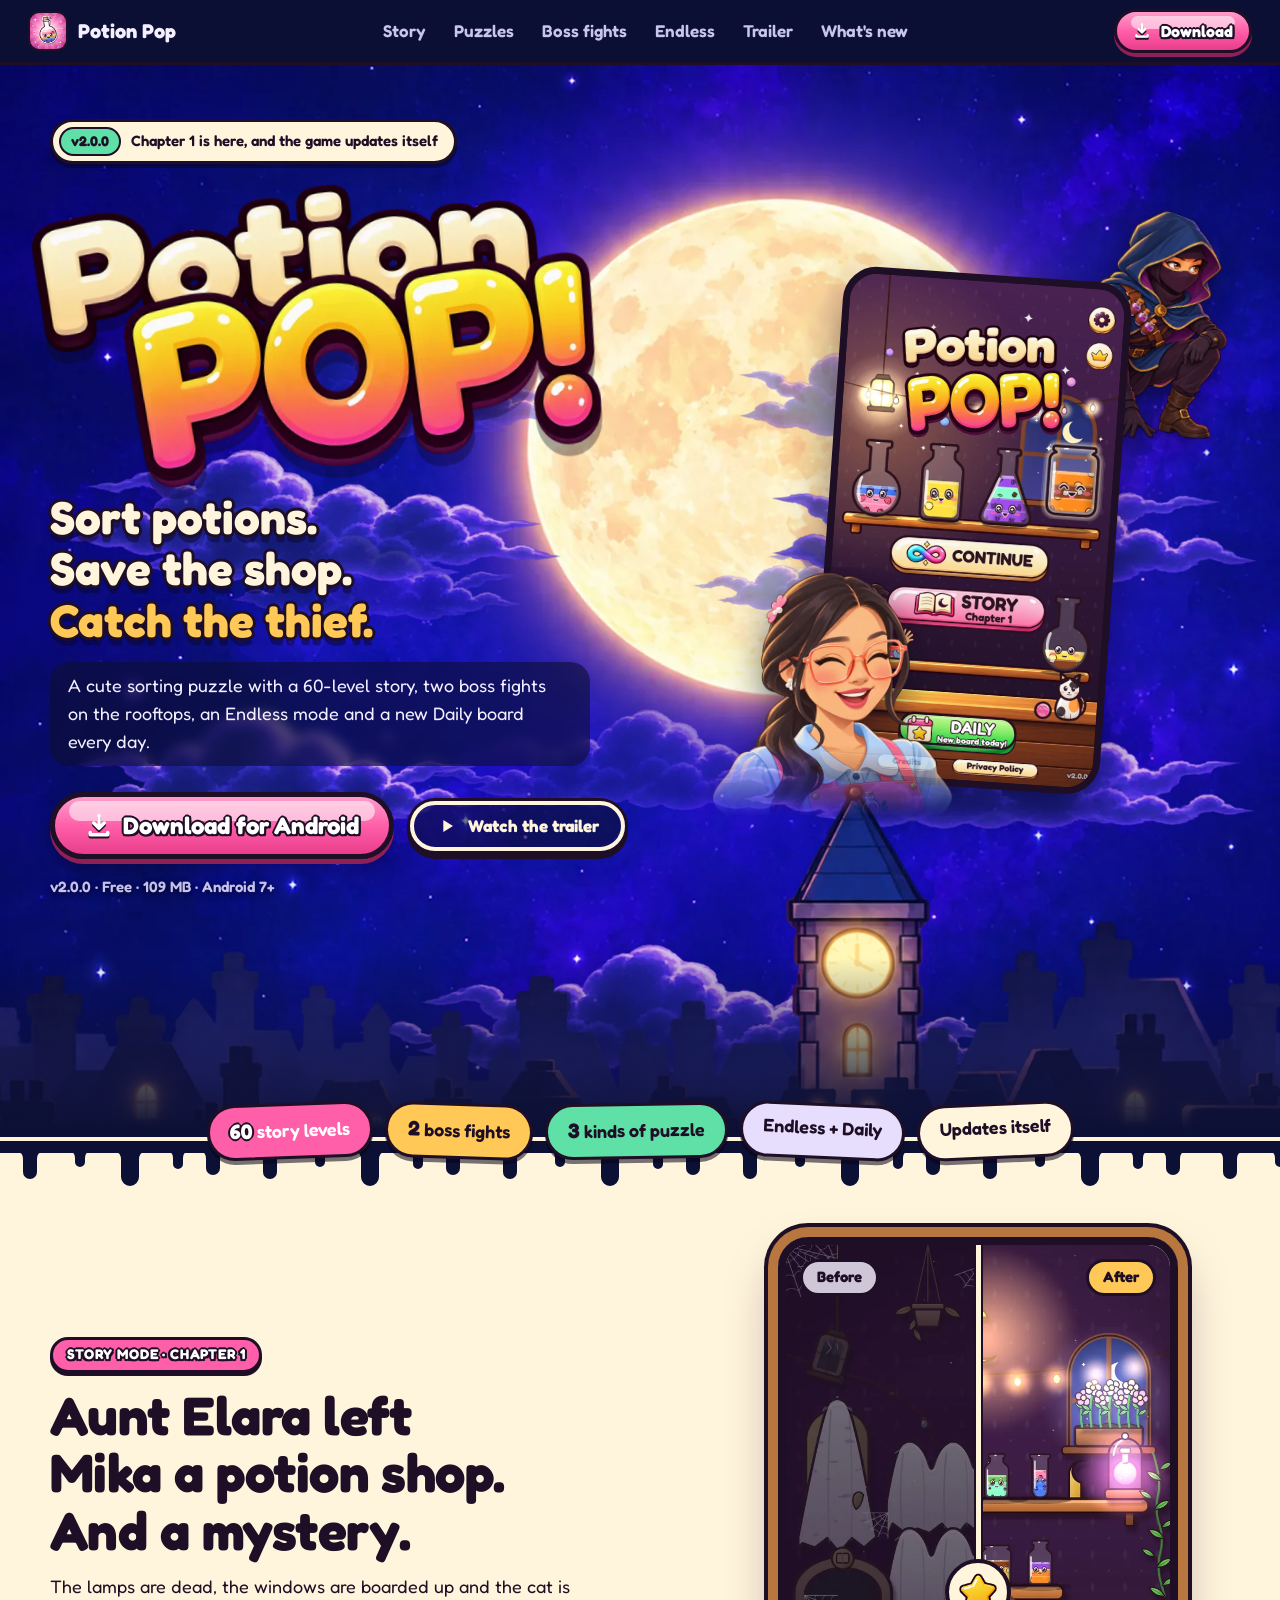
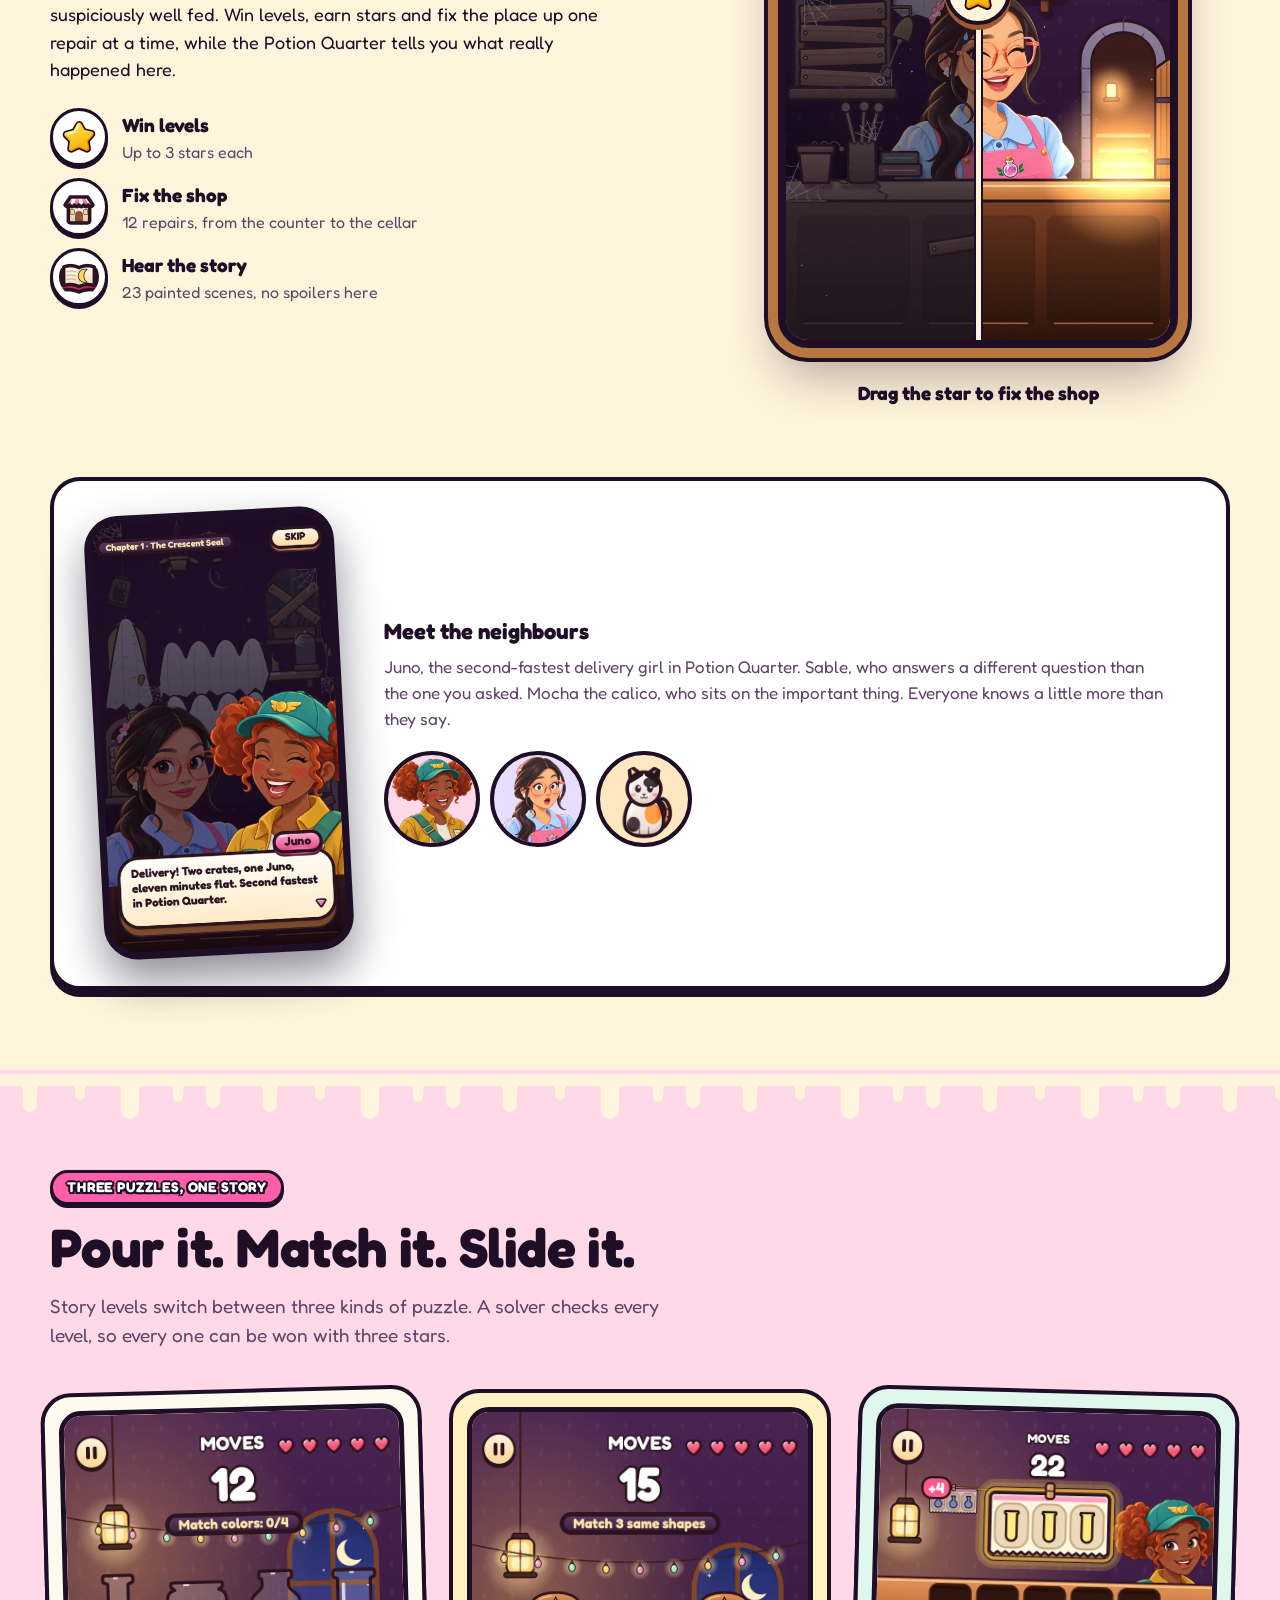
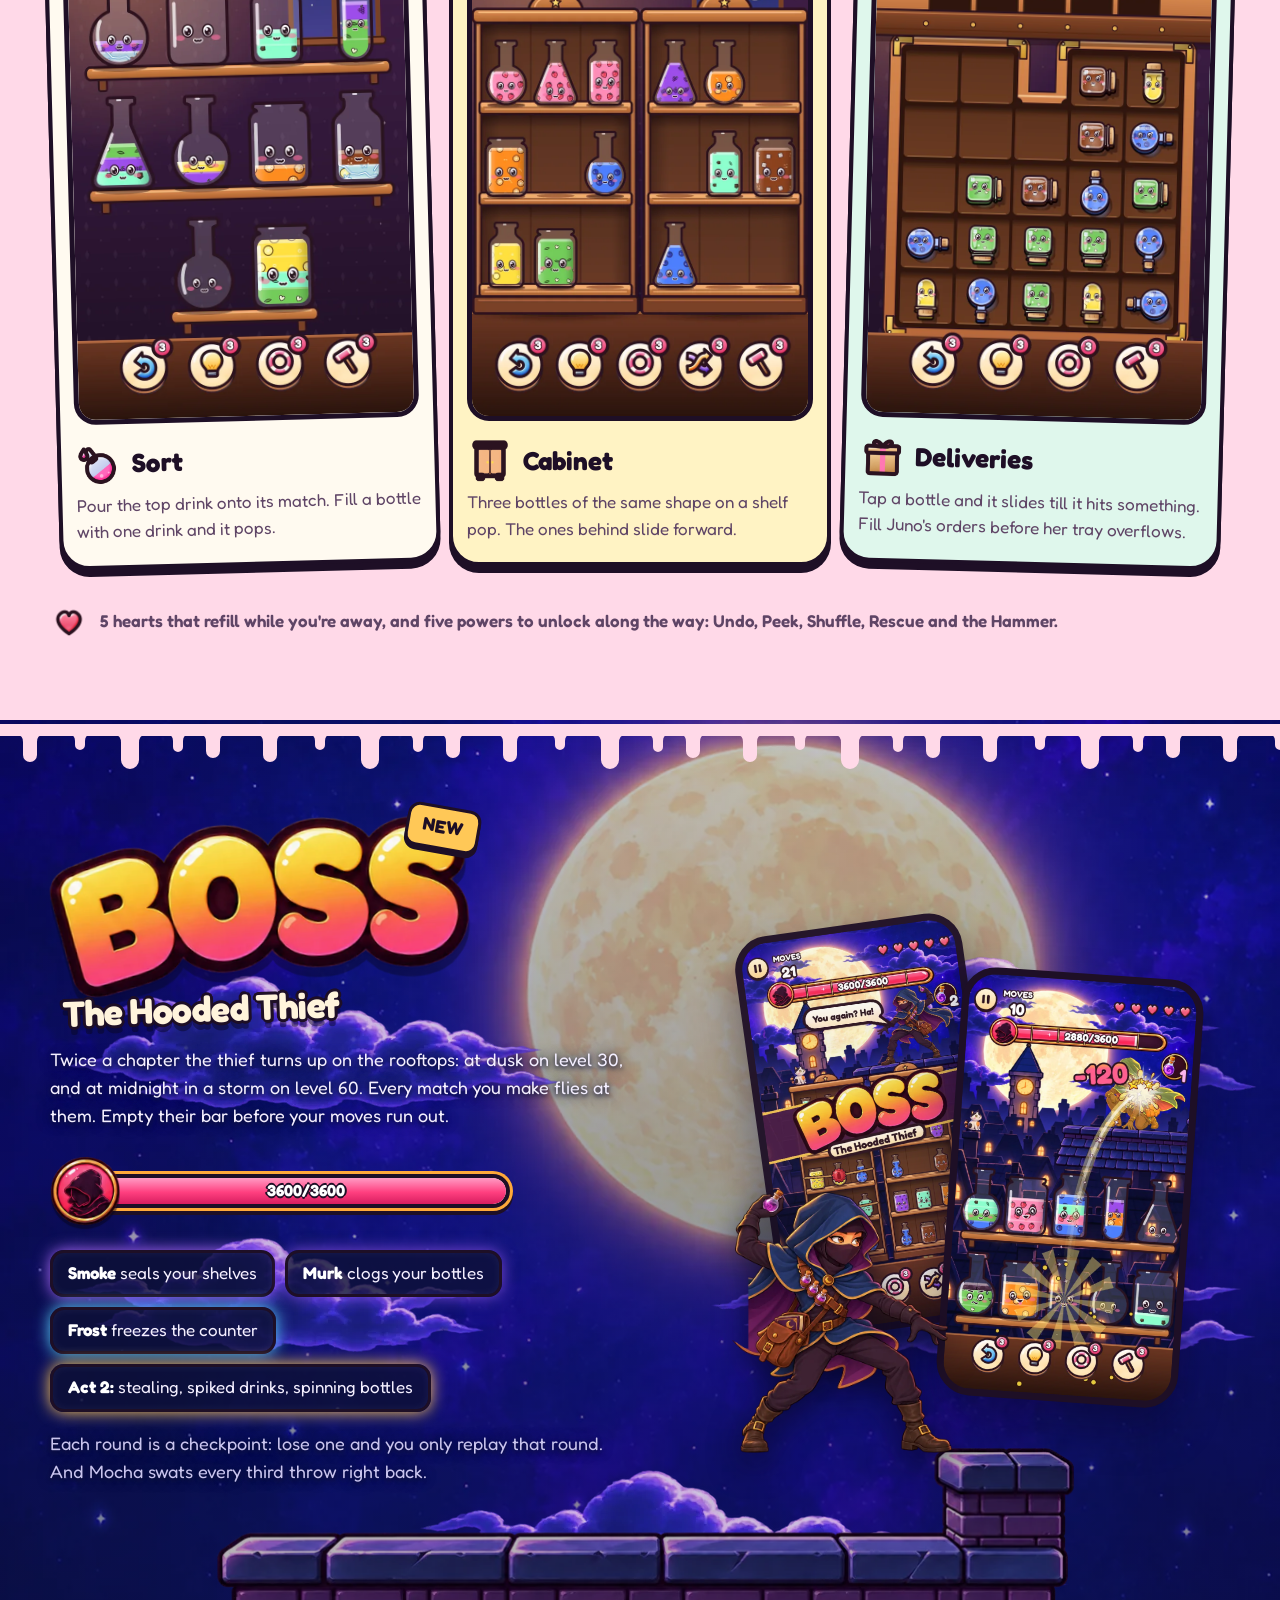
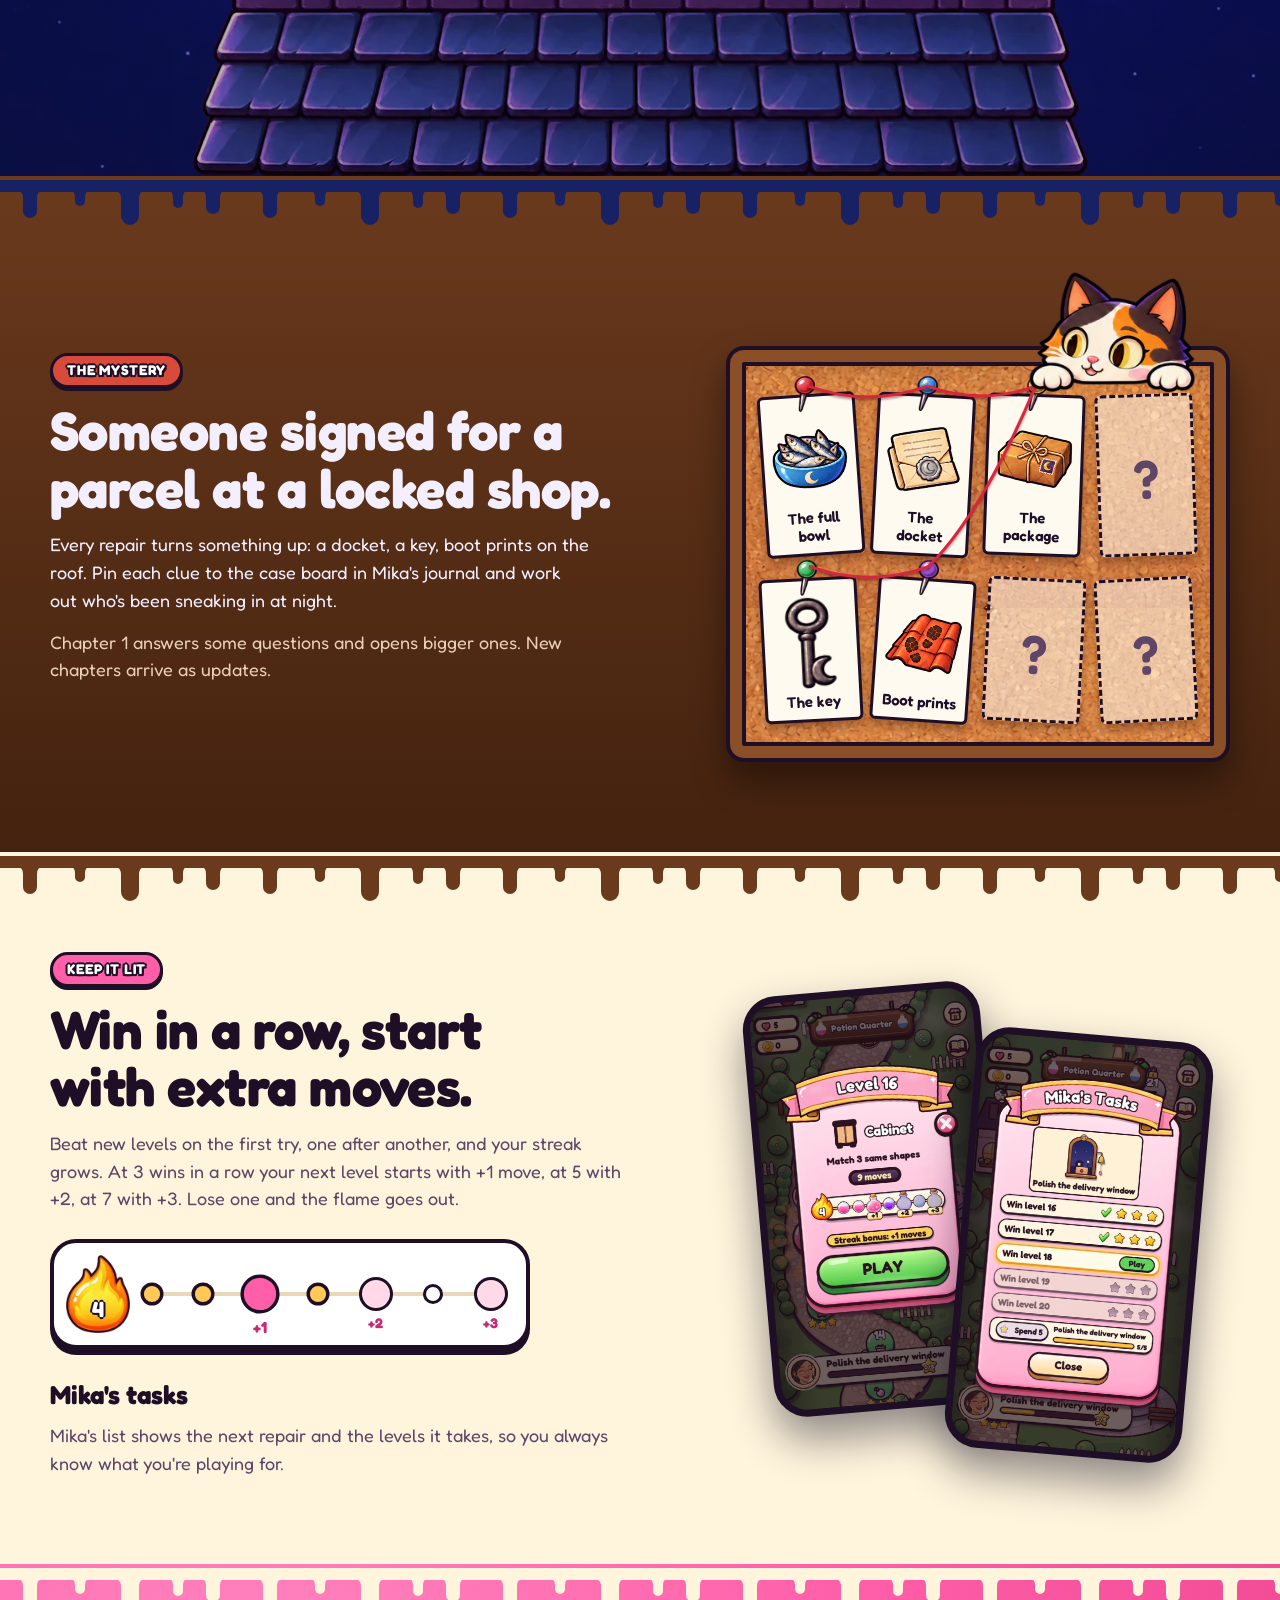
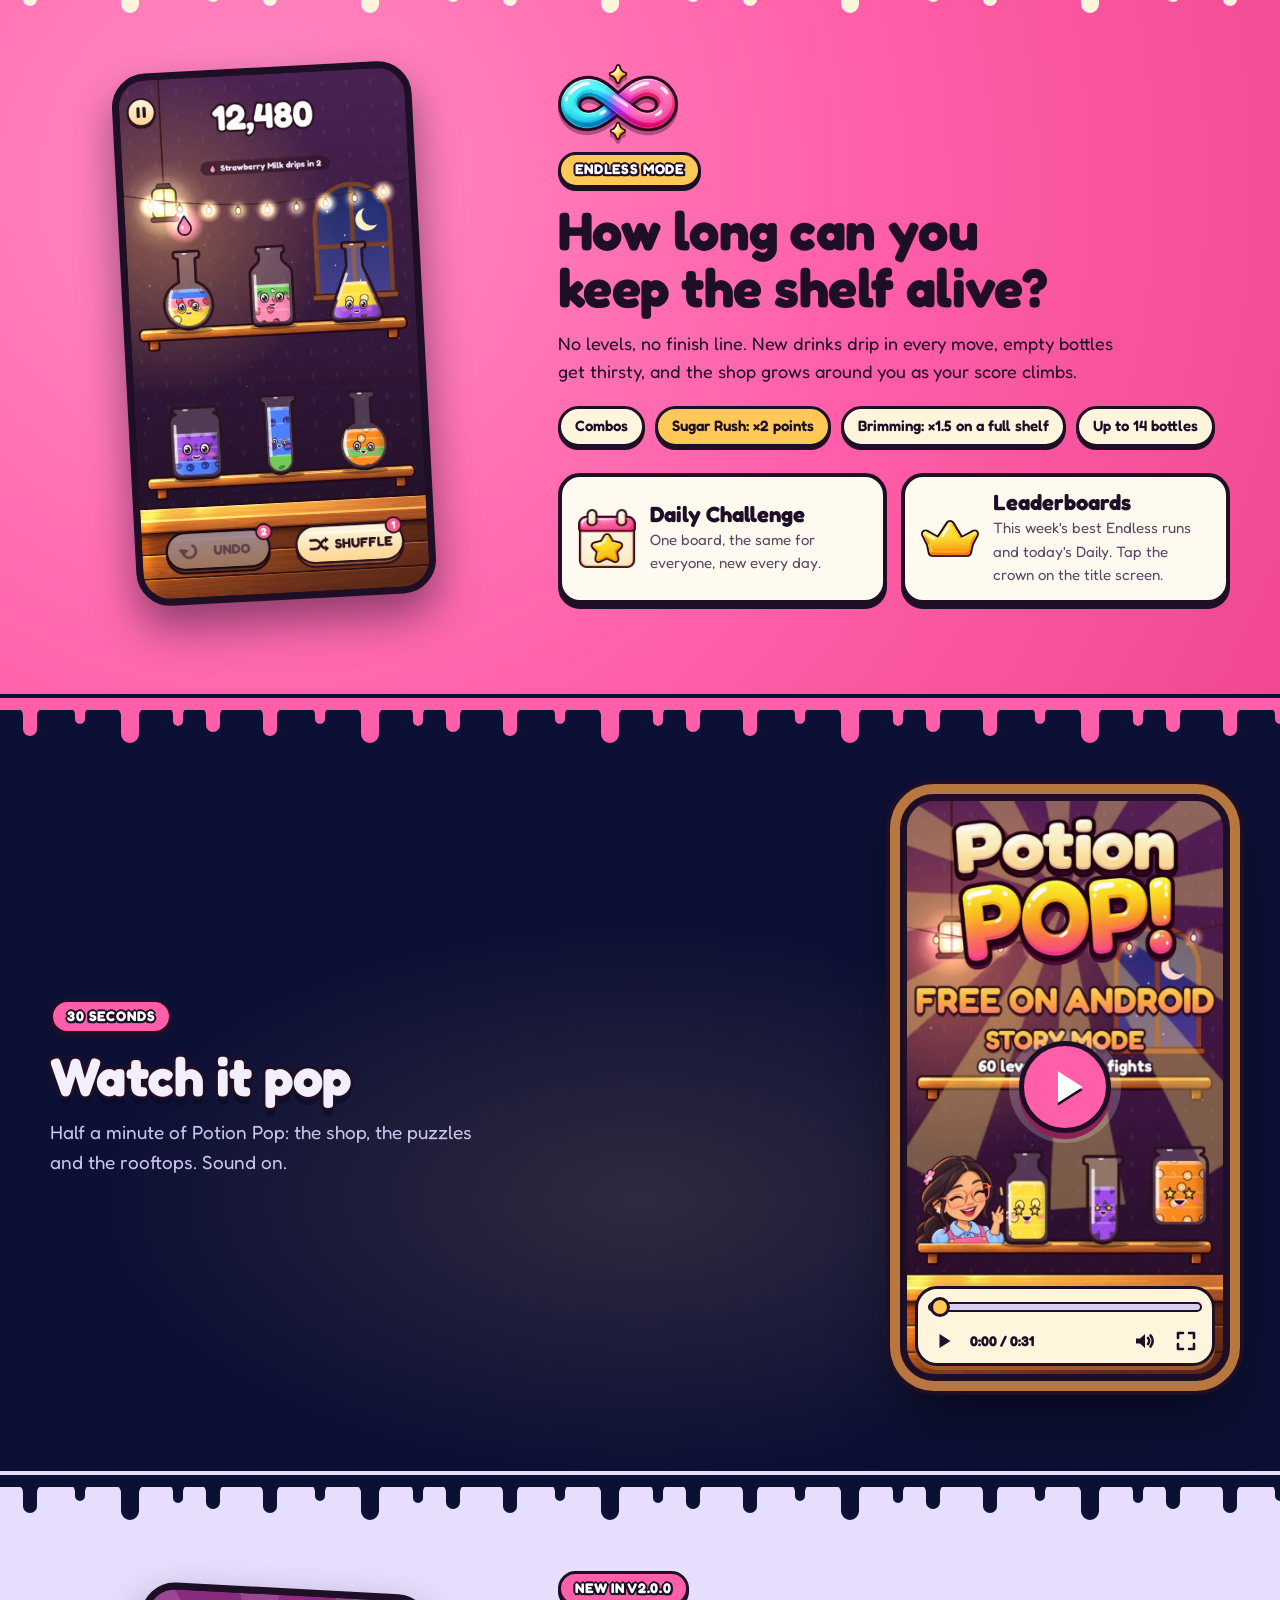
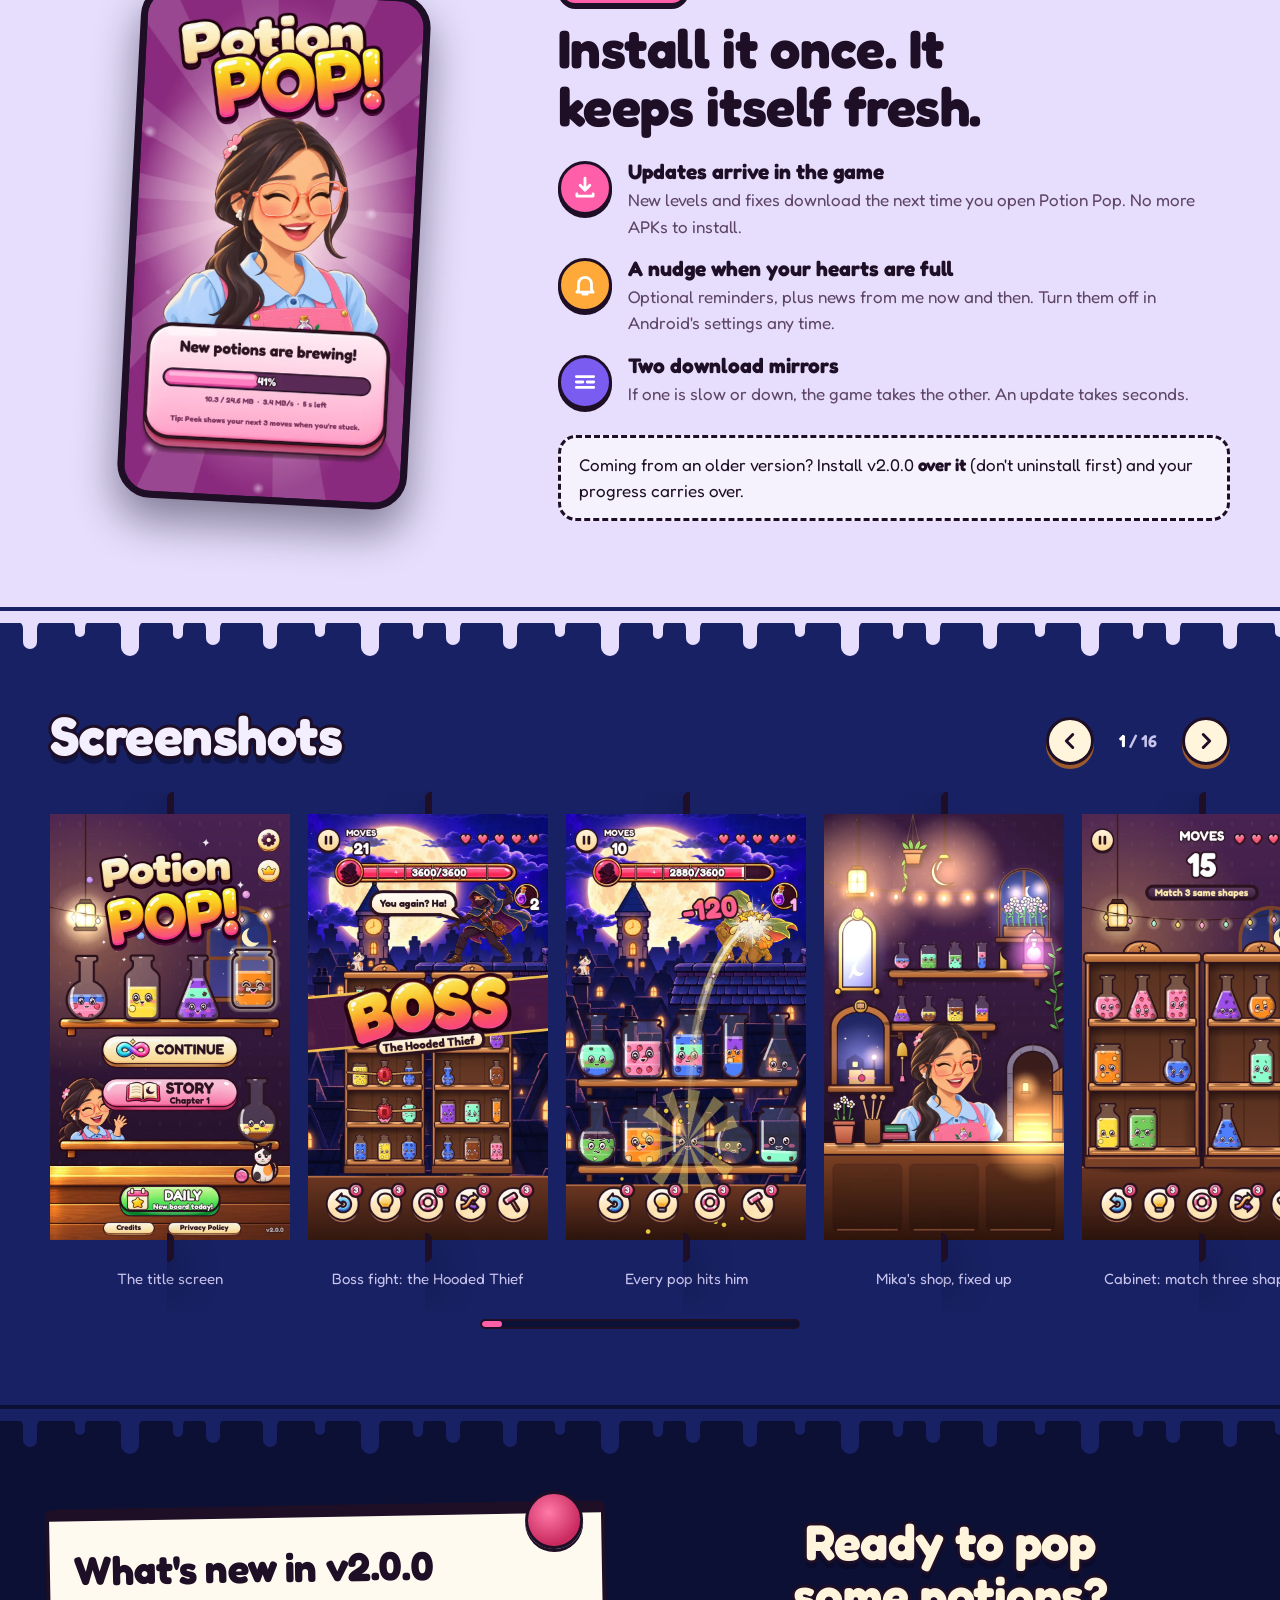
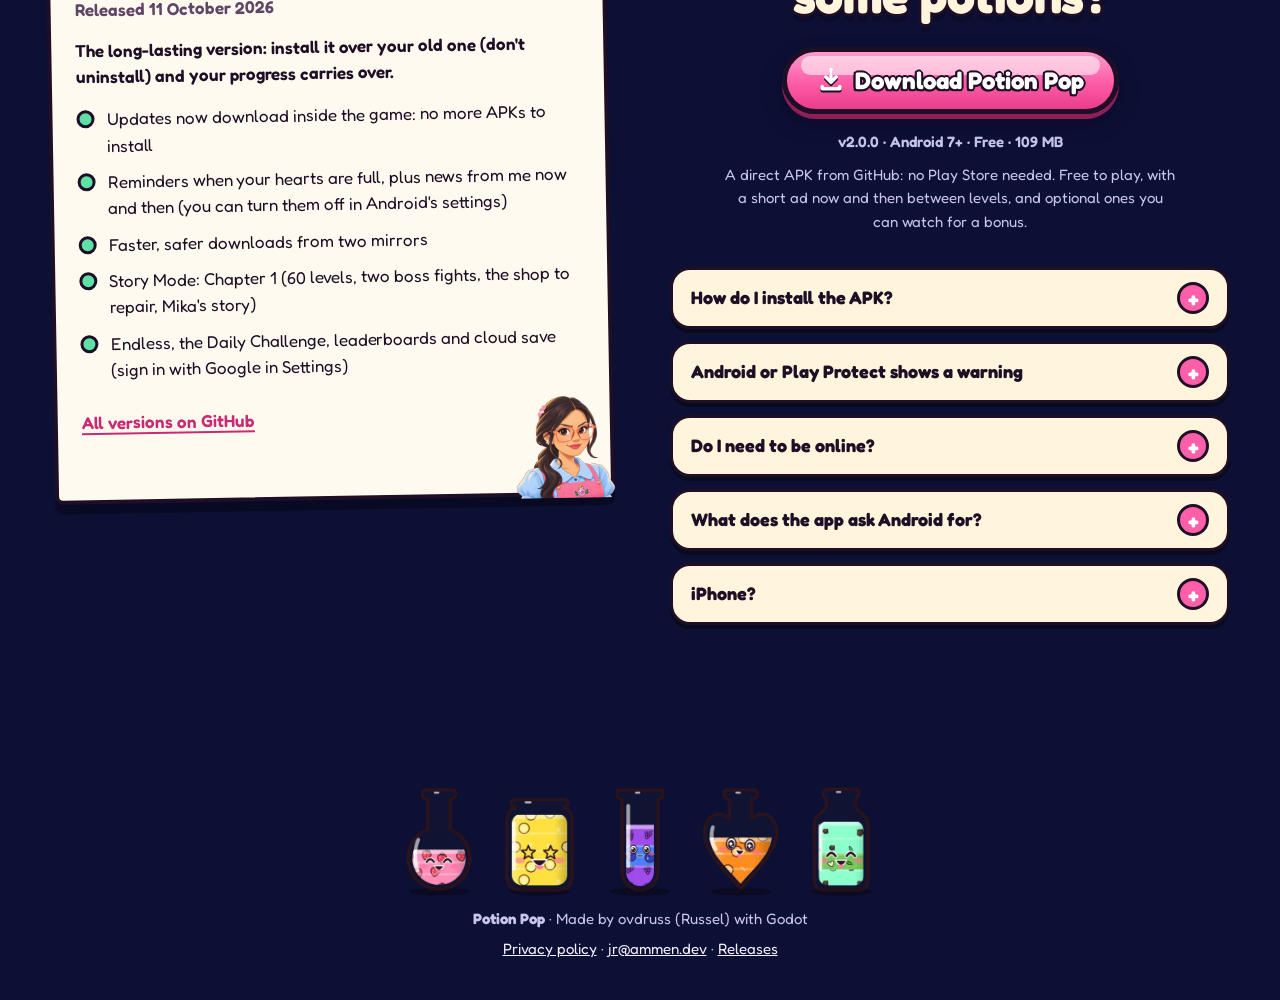
<file: index.html>
<!doctype html>
<html lang="en">
<head>
<meta charset="utf-8">
<meta name="viewport" content="width=device-width, initial-scale=1, viewport-fit=cover">
<title>Potion Pop: sort potions, save the shop, catch the thief · Free on Android</title>
<meta name="description" content="A cute potion-sorting puzzle for Android. Chapter 1: 60 levels, two boss fights against the Hooded Thief and a wrecked potion shop to fix. Plus Endless, a Daily Challenge and leaderboards. Free APK that updates itself.">
<link rel="canonical" href="https://opiumheimer.github.io/">
<meta name="theme-color" content="#10123d">
<meta property="og:type" content="website">
<meta property="og:site_name" content="Potion Pop">
<meta property="og:url" content="https://opiumheimer.github.io/">
<meta property="og:title" content="Potion Pop: sort potions, save the shop, catch the thief">
<meta property="og:description" content="60 levels, two boss fights, a shop to fix and a thief on the rooftops. Free on Android, and it updates itself.">
<meta property="og:image" content="https://opiumheimer.github.io/assets/img/og.jpg">
<meta property="og:image:type" content="image/jpeg">
<meta property="og:image:width" content="1200">
<meta property="og:image:height" content="630">
<meta property="og:image:alt" content="The Potion Pop logo over a moonlit rooftop, beside the game's title screen and a boss fight against the Hooded Thief.">
<meta name="twitter:card" content="summary_large_image">
<link rel="icon" href="assets/icon.png">
<link rel="apple-touch-icon" href="assets/icon.png">
<link rel="preload" href="assets/Fredoka.ttf" as="font" type="font/ttf" crossorigin>
<link rel="preload" href="assets/img/sky.webp" as="image" type="image/webp">
<link rel="stylesheet" href="assets/css/site.css?v=5a84ce8f">
<script>document.documentElement.classList.add("js")</script>
<script src="assets/js/site.js?v=5a84ce8f" defer></script>
<script type="application/ld+json">{"@context": "https://schema.org", "@type": ["VideoGame", "MobileApplication"], "name": "Potion Pop", "url": "https://opiumheimer.github.io/", "description": "A cute potion-sorting puzzle: a 60-level Story with two boss fights and a shop to fix, an Endless high-score mode and a Daily Challenge.", "image": "https://opiumheimer.github.io/assets/img/og.jpg", "applicationCategory": "GameApplication", "gamePlatform": "Android", "operatingSystem": "Android 7.0 or later", "genre": "Puzzle", "softwareVersion": "2.0.0", "downloadUrl": "https://github.com/opiumheimer/opiumheimer.github.io/releases/download/v2.0.0/PotionPop-v2.0.0.apk", "fileSize": "109 MB", "author": {"@type": "Person", "name": "ovdruss (Russel)"}, "offers": {"@type": "Offer", "price": "0", "priceCurrency": "USD"}}</script>
</head>
<body>
<a class="skip" href="#main">Skip to content</a>

<header class="nav">
  <a class="brand" href="#top"><img src="assets/icon.png" width="40" height="40" alt=""><span>Potion Pop</span></a>
  <nav aria-label="Sections">
    <ul>
      <li><a href="#story">Story</a></li>
      <li><a href="#puzzles">Puzzles</a></li>
      <li><a href="#boss">Boss fights</a></li>
      <li><a href="#endless">Endless</a></li>
      <li><a href="#trailer">Trailer</a></li>
      <li><a href="#new">What's new</a></li>
    </ul>
  </nav>
  <a class="btn btn-candy btn-sm" href="https://github.com/opiumheimer/opiumheimer.github.io/releases/download/v2.0.0/PotionPop-v2.0.0.apk" data-apk>
    <svg aria-hidden="true" viewBox="0 0 24 24"><path d="M12 3v11m0 0-4.5-4.5M12 14l4.5-4.5M4.5 17.5v2h15v-2"/></svg>Download
  </a>
</header>

<main id="main">

<!-- 1. The hero: Potion Quarter at night -->
<section class="hero" id="top" aria-labelledby="hero-h">
  <div class="sky" aria-hidden="true">
    <img class="clouds clouds-far" src="assets/img/clouds.webp" width="1440" height="900" alt="">
    <img class="clouds clouds-near" src="assets/img/clouds.webp" width="1440" height="900" alt="">
  </div>
  <div class="hero-inner">
    <div class="hero-copy">
      <a class="eyebrow" href="#updates"><b>v<span data-version-num>2.0.0</span></b> Chapter 1 is here, and the game updates itself</a>
      <h1 id="hero-h" class="logo">
        <img class="logo-potion" src="assets/img/logo_potion.webp" width="640" height="183" alt="Potion">
        <img class="logo-pop" src="assets/img/logo_pop.webp" width="600" height="255" alt="Pop!">
      </h1>
      <p class="hero-line">Sort potions.<br>Save the shop.<br><em>Catch the thief.</em></p>
      <p class="hero-sub">A cute sorting puzzle with a 60-level story, two boss fights on the rooftops, an Endless mode and a new Daily board every day.</p>
      <div class="cta-row">
        <a class="btn btn-candy btn-big" href="https://github.com/opiumheimer/opiumheimer.github.io/releases/download/v2.0.0/PotionPop-v2.0.0.apk" data-apk>
          <svg aria-hidden="true" viewBox="0 0 24 24"><path d="M12 3v11m0 0-4.5-4.5M12 14l4.5-4.5M4.5 17.5v2h15v-2"/></svg>Download for Android
        </a>
        <a class="btn btn-ghost" href="#trailer">
          <svg aria-hidden="true" viewBox="0 0 24 24"><path class="fill" d="M8 5.5v13l10.5-6.5z"/></svg>Watch the trailer
        </a>
      </div>
      <p class="meta"><span data-version>v2.0.0</span> · Free · <span data-size>109 MB</span> · Android 7+</p>
    </div>

    <div class="hero-stage" aria-hidden="true">
      <img class="hero-thief" src="assets/img/thief_idle.webp" width="498" height="609" alt="">
      <div class="phone phone-hero"><img src="assets/img/title.webp" width="720" height="1280" alt="" fetchpriority="high"></div>
      <img class="hero-mika" src="assets/img/mika_happy.webp" width="560" height="560" alt="">
    </div>
  </div>
  <div class="town" aria-hidden="true">
    <img class="town-roofs" src="assets/img/town.webp" width="1440" height="800" alt="">
    <img class="town-glow" src="assets/img/town_glow.webp" width="1440" height="800" alt="">
  </div>
</section>

<ul class="stickers" aria-label="At a glance">
  <li><b>60</b> story levels</li>
  <li><b>2</b> boss fights</li>
  <li><b>3</b> kinds of puzzle</li>
  <li>Endless + Daily</li>
  <li>Updates itself</li>
</ul>

<!-- 2. The shop and the story -->
<section class="shop drip" id="story" aria-labelledby="story-h" style="--from: var(--night-0)">
  <div class="wrap shop-grid">
    <div class="shop-copy reveal">
      <p class="kicker">Story Mode · Chapter 1</p>
      <h2 id="story-h">Aunt Elara left Mika a potion shop. And a mystery.</h2>
      <p>The lamps are dead, the windows are boarded up and the cat is suspiciously well fed. Win levels, earn stars and fix the place up one repair at a time, while the Potion Quarter tells you what really happened here.</p>
      <ol class="loop">
        <li><img src="assets/ui/star.png" width="80" height="80" alt=""><span><b>Win levels</b> Up to 3 stars each</span></li>
        <li><img src="assets/ui/icon_shop.png" width="80" height="80" alt=""><span><b>Fix the shop</b> 12 repairs, from the counter to the cellar</span></li>
        <li><img src="assets/ui/icon_journal.png" width="80" height="80" alt=""><span><b>Hear the story</b> 23 painted scenes, no spoilers here</span></li>
      </ol>
    </div>

    <figure class="fixer reveal">
      <div class="fixer-frame" style="--split: 50%">
        <img class="fixer-after" src="assets/img/shop_after.webp" width="720" height="1280" loading="lazy" alt="After: the shop with its lamps lit, full shelves and Mika smiling.">
        <img class="fixer-before" src="assets/img/shop_before.webp" width="720" height="1280" loading="lazy" alt="Before: dust sheets, boarded windows, dark lamps and a worried Mika.">
        <span class="fixer-tag fixer-tag-before" aria-hidden="true">Before</span>
        <span class="fixer-tag fixer-tag-after" aria-hidden="true">After</span>
        <span class="fixer-line" aria-hidden="true"><span class="fixer-knob"><img src="assets/ui/star.png" width="120" height="120" alt=""></span></span>
        <input class="fixer-range" type="range" min="0" max="100" value="50" aria-label="Before and after: slide right to see the shop fixed">
      </div>
      <figcaption>Drag the star to fix the shop</figcaption>
    </figure>
  </div>

  <div class="wrap talk reveal">
    <div class="phone phone-talk"><img src="assets/img/story.webp" width="720" height="1280" loading="lazy" alt="A story scene: Mika and Juno the delivery girl in the shop, Juno saying she's the second fastest in Potion Quarter."></div>
    <div class="talk-copy">
      <h3>Meet the neighbours</h3>
      <p>Juno, the second-fastest delivery girl in Potion Quarter. Sable, who answers a different question than the one you asked. Mocha the calico, who sits on the important thing. Everyone knows a little more than they say.</p>
      <div class="cast">
        <img src="assets/img/juno_happy.webp" width="560" height="560" loading="lazy" alt="Juno">
        <img src="assets/img/mika_surprised.webp" width="560" height="560" loading="lazy" alt="Mika">
        <img src="assets/ui/cat_sit.png" width="128" height="160" loading="lazy" alt="Mocha the cat">
      </div>
    </div>
  </div>
</section>

<!-- 3. The three puzzles -->
<section class="puzzles drip" id="puzzles" aria-labelledby="puzzles-h" style="--from: var(--cream)">
  <div class="wrap">
    <p class="kicker">Three puzzles, one story</p>
    <h2 id="puzzles-h">Pour it. Match it. Slide it.</h2>
    <p class="lead">Story levels switch between three kinds of puzzle. A solver checks every level, so every one can be won with three stars.</p>
  </div>
  <ul class="wrap mode-row">
    <li class="mode reveal">
      <div class="phone"><img src="assets/img/sort.webp" width="720" height="1280" loading="lazy" alt="A Sort level: bottles of layered drinks on two shelves and the goal Match colors."></div>
      <h3><img src="assets/ui/icon_pour.png" width="80" height="80" alt="">Sort</h3>
      <p>Pour the top drink onto its match. Fill a bottle with one drink and it pops.</p>
    </li>
    <li class="mode reveal">
      <div class="phone"><img src="assets/img/cabinet.webp" width="720" height="1280" loading="lazy" alt="A Cabinet level: two wooden cabinets with bottles on their shelves and the goal Match 3 same shapes."></div>
      <h3><img src="assets/ui/icon_cabinet.png" width="80" height="80" alt="">Cabinet</h3>
      <p>Three bottles of the same shape on a shelf pop. The ones behind slide forward.</p>
    </li>
    <li class="mode reveal">
      <div class="phone"><img src="assets/img/deliveries.webp" width="720" height="1280" loading="lazy" alt="A Deliveries level: bottles lying on a counter, Juno's order tickets above it and her waiting tray."></div>
      <h3><img src="assets/ui/icon_box.png" width="80" height="80" alt="">Deliveries</h3>
      <p>Tap a bottle and it slides till it hits something. Fill Juno's orders before her tray overflows.</p>
    </li>
  </ul>
  <p class="wrap powers reveal"><img src="assets/ui/heart.png" width="40" height="40" alt=""> 5 hearts that refill while you're away, and five powers to unlock along the way: Undo, Peek, Shuffle, Rescue and the Hammer.</p>
</section>

<!-- 4. Boss fights -->
<section class="boss drip" id="boss" aria-labelledby="boss-h" style="--from: var(--blush)">
  <div class="boss-sky" aria-hidden="true">
    <img class="clouds clouds-near" src="assets/img/clouds.webp" width="1440" height="900" alt="" loading="lazy">
  </div>
  <div class="wrap boss-grid">
    <div class="boss-copy reveal">
      <span class="sticker-new">New</span>
      <h2 id="boss-h"><img class="boss-word" src="assets/img/boss_word.webp" width="600" height="237" alt="Boss"><span>The Hooded Thief</span></h2>
      <p>Twice a chapter the thief turns up on the rooftops: at dusk on level 30, and at midnight in a storm on level 60. Every match you make flies at them. Empty their bar before your moves run out.</p>
      <div class="hp" data-hp aria-hidden="true">
        <img class="hp-face" src="assets/img/hood.webp" width="160" height="160" alt="">
        <div class="hp-bar"><span class="hp-lag"></span><span class="hp-fill"></span><b class="hp-num">3600/3600</b></div>
        <span class="hp-hit"></span>
      </div>
      <ul class="tricks">
        <li><b>Smoke</b> seals your shelves</li>
        <li><b>Murk</b> clogs your bottles</li>
        <li><b>Frost</b> freezes the counter</li>
        <li><b>Act 2:</b> stealing, spiked drinks, spinning bottles</li>
      </ul>
      <p class="small">Each round is a checkpoint: lose one and you only replay that round. And Mocha swats every third throw right back.</p>
    </div>
    <div class="boss-stage reveal" aria-hidden="true">
      <div class="phone phone-boss-a"><img src="assets/img/boss.webp" width="720" height="1280" loading="lazy" alt=""></div>
      <div class="phone phone-boss-b"><img src="assets/img/boss_hit.webp" width="720" height="1280" loading="lazy" alt=""></div>
      <img class="boss-thief" src="assets/img/thief_windup.webp" width="557" height="668" loading="lazy" alt="">
    </div>
  </div>
  <img class="ridge" src="assets/img/ridge.webp" width="896" height="330" loading="lazy" alt="" aria-hidden="true">
</section>

<!-- 5. The case board -->
<section class="case drip" aria-labelledby="case-h" style="--from: var(--night-1)">
  <div class="wrap case-grid">
    <div class="case-copy reveal">
      <p class="kicker">The mystery</p>
      <h2 id="case-h">Someone signed for a parcel at a locked shop.</h2>
      <p>Every repair turns something up: a docket, a key, boot prints on the roof. Pin each clue to the case board in Mika's journal and work out who's been sneaking in at night.</p>
      <p class="small">Chapter 1 answers some questions and opens bigger ones. New chapters arrive as updates.</p>
    </div>
    <div class="board reveal" data-board aria-label="Mika's case board: clues pinned with red string">
      <img class="board-mocha" src="assets/img/mocha_peek.webp" width="400" height="291" loading="lazy" alt="Mocha the cat peeking over the board.">
      <svg class="board-string" aria-hidden="true"></svg>
      <ul class="clues">
        <li class="clue" style="--r: -4deg" data-pin="0"><img class="pin" src="assets/img/pin_0.webp" width="60" height="100" alt=""><img src="assets/img/clue_full_bowl.webp" width="300" height="239" loading="lazy" alt=""><span>The full bowl</span></li>
        <li class="clue" style="--r: 3deg" data-pin="1"><img class="pin" src="assets/img/pin_1.webp" width="60" height="100" alt=""><img src="assets/img/clue_docket.webp" width="300" height="272" loading="lazy" alt=""><span>The docket</span></li>
        <li class="clue" style="--r: 2deg" data-pin="2"><img class="pin" src="assets/img/pin_2.webp" width="60" height="100" alt=""><img src="assets/img/clue_package.webp" width="300" height="228" loading="lazy" alt=""><span>The package</span></li>
        <li class="clue clue-unknown" style="--r: -2deg"><span>?</span></li>
        <li class="clue" style="--r: -3deg" data-pin="4"><img class="pin" src="assets/img/pin_3.webp" width="60" height="100" alt=""><img src="assets/img/clue_key.webp" width="200" height="371" loading="lazy" alt=""><span>The key</span></li>
        <li class="clue" style="--r: 4deg" data-pin="3"><img class="pin" src="assets/img/pin_4.webp" width="60" height="100" alt=""><img src="assets/img/clue_boot_prints.webp" width="300" height="239" loading="lazy" alt=""><span>Boot prints</span></li>
        <li class="clue clue-unknown" style="--r: 3deg"><span>?</span></li>
        <li class="clue clue-unknown" style="--r: -3deg"><span>?</span></li>
      </ul>
    </div>
  </div>
</section>

<!-- 6. The streak and Mika's tasks -->
<section class="streak drip" aria-labelledby="streak-h" style="--from: var(--wood)">
  <div class="wrap streak-grid">
    <div class="streak-copy reveal">
      <p class="kicker">Keep it lit</p>
      <h2 id="streak-h">Win in a row, start with extra moves.</h2>
      <p>Beat new levels on the first try, one after another, and your streak grows. At 3 wins in a row your next level starts with +1 move, at 5 with +2, at 7 with +3. Lose one and the flame goes out.</p>
      <div class="streak-row" data-streak aria-hidden="true">
        <span class="flame"><img src="assets/img/flame.webp" width="160" height="193" alt=""><b>0</b></span>
        <ol>
          <li></li><li></li><li class="key" data-bonus="+1"></li><li></li><li class="key" data-bonus="+2"></li><li></li><li class="key" data-bonus="+3"></li>
        </ol>
      </div>
      <h3>Mika's tasks</h3>
      <p>Mika's list shows the next repair and the levels it takes, so you always know what you're playing for.</p>
    </div>
    <div class="streak-stage reveal">
      <div class="phone phone-preview"><img src="assets/img/preview.webp" width="720" height="1280" loading="lazy" alt="Level 16's preview on the map: a streak of 4, Streak bonus: +1 moves, and the Play button."></div>
      <div class="phone phone-tasks"><img src="assets/img/tasks.webp" width="720" height="1280" loading="lazy" alt="Mika's Tasks: the delivery window to polish, levels 16 to 20 with their stars, and Spend 5 stars."></div>
    </div>
  </div>
</section>

<!-- 7. Endless + Daily -->
<section class="endless drip" id="endless" aria-labelledby="endless-h" style="--from: var(--cream)">
  <div class="wrap endless-grid">
    <div class="phone phone-endless reveal"><img src="assets/img/endless.webp" width="720" height="1280" loading="lazy" alt="Endless mode: two shelves of bottles, the score and the next drips announced, Undo and Shuffle buttons."></div>
    <div class="endless-copy reveal">
      <img class="endless-icon" src="assets/img/icon_endless.webp" width="199" height="126" alt="">
      <p class="kicker">Endless mode</p>
      <h2 id="endless-h">How long can you keep the shelf alive?</h2>
      <p>No levels, no finish line. New drinks drip in every move, empty bottles get thirsty, and the shop grows around you as your score climbs.</p>
      <ul class="chips">
        <li>Combos</li>
        <li>Sugar Rush: ×2 points</li>
        <li>Brimming: ×1.5 on a full shelf</li>
        <li>Up to 14 bottles</li>
      </ul>
      <div class="side-cards">
        <div class="side-card">
          <img src="assets/img/icon_daily.webp" width="132" height="136" alt="">
          <div><h3>Daily Challenge</h3><p>One board, the same for everyone, new every day.</p></div>
        </div>
        <div class="side-card">
          <img src="assets/img/crown.webp" width="106" height="69" alt="">
          <div><h3>Leaderboards</h3><p>This week's best Endless runs and today's Daily. Tap the crown on the title screen.</p></div>
        </div>
      </div>
    </div>
  </div>
</section>

<!-- 8. The trailer -->
<section class="theater drip" id="trailer" aria-labelledby="trailer-h" style="--from: var(--candy)">
  <div class="wrap theater-grid">
    <div class="theater-copy reveal">
      <p class="kicker">30 seconds</p>
      <h2 id="trailer-h">Watch it pop</h2>
      <p>Half a minute of Potion Pop: the shop, the puzzles and the rooftops. Sound on.</p>
    </div>
    <div class="phone phone-video player reveal" data-player>
      <video src="assets/trailer.mp4" poster="assets/img/trailer_poster.webp" width="1080" height="1920" preload="none" playsinline controls aria-label="Potion Pop trailer"></video>
      <button class="big-play" type="button" aria-label="Play the trailer" hidden>
        <svg class="i-play" aria-hidden="true" viewBox="0 0 24 24"><path d="M7.5 5v14l11-7z"/></svg>
        <span class="spin" aria-hidden="true"></span>
      </button>
      <div class="bar" hidden>
        <button class="pbtn" type="button" data-act="play" aria-label="Play">
          <svg class="i-play" aria-hidden="true" viewBox="0 0 24 24"><path d="M7.5 5v14l11-7z"/></svg>
          <svg class="i-pause" aria-hidden="true" viewBox="0 0 24 24"><path d="M7 5h3.5v14H7zM13.5 5H17v14h-3.5z"/></svg>
        </button>
        <input class="seek" type="range" min="0" max="1000" step="1" value="0" aria-label="Seek" style="--v: 0%">
        <span class="time" aria-hidden="true">0:00 / 0:31</span>
        <button class="pbtn" type="button" data-act="mute" aria-label="Mute">
          <svg class="i-sound" aria-hidden="true" viewBox="0 0 24 24"><path d="M4 9.5h4L13 5v14l-5-4.5H4z"/><path class="w" d="M16 9a4.5 4.5 0 0 1 0 6M18.5 6.5a8 8 0 0 1 0 11"/></svg>
          <svg class="i-muted" aria-hidden="true" viewBox="0 0 24 24"><path d="M4 9.5h4L13 5v14l-5-4.5H4z"/><path class="w" d="M16.5 9.5l5 5m0-5-5 5"/></svg>
        </button>
        <button class="pbtn" type="button" data-act="full" aria-label="Full screen">
          <svg aria-hidden="true" viewBox="0 0 24 24"><path class="w" d="M4 9V4h5M15 4h5v5M20 15v5h-5M9 20H4v-5"/></svg>
        </button>
      </div>
    </div>
  </div>
</section>

<!-- 9. v2.0.0: it updates itself -->
<section class="updates drip" id="updates" aria-labelledby="updates-h" style="--from: var(--night-0)">
  <div class="wrap updates-grid">
    <div class="phone phone-update reveal"><img src="assets/img/update.webp" width="720" height="1280" loading="lazy" alt="The in-game update screen: the logo, Mika smiling and a card reading New potions are brewing, with a download bar at 41 percent."></div>
    <div class="updates-copy reveal">
      <p class="kicker">New in v2.0.0</p>
      <h2 id="updates-h">Install it once. It keeps itself fresh.</h2>
      <ul class="perks">
        <li>
          <svg aria-hidden="true" viewBox="0 0 24 24"><path d="M12 3v11m0 0-4.5-4.5M12 14l4.5-4.5M4.5 17.5v2h15v-2"/></svg>
          <div><h3>Updates arrive in the game</h3><p>New levels and fixes download the next time you open Potion Pop. No more APKs to install.</p></div>
        </li>
        <li>
          <svg aria-hidden="true" viewBox="0 0 24 24"><path d="M6 16.5V11a6 6 0 0 1 12 0v5.5l1.5 2h-15zM10 20.5h4"/></svg>
          <div><h3>A nudge when your hearts are full</h3><p>Optional reminders, plus news from me now and then. Turn them off in Android's settings any time.</p></div>
        </li>
        <li>
          <svg aria-hidden="true" viewBox="0 0 24 24"><path d="M4 12h6M14 12h6M4 7h16M4 17h16"/></svg>
          <div><h3>Two download mirrors</h3><p>If one is slow or down, the game takes the other. An update takes seconds.</p></div>
        </li>
      </ul>
      <p class="note">Coming from an older version? Install v2.0.0 <b>over it</b> (don't uninstall first) and your progress carries over.</p>
    </div>
  </div>
</section>

<!-- 10. Screenshots -->
<section class="gallery drip" id="screens" aria-labelledby="screens-h" style="--from: var(--lilac)">
  <div class="wrap gallery-head">
    <h2 id="screens-h">Screenshots</h2>
    <div class="gallery-nav">
      <button class="round" type="button" data-go="-1" aria-label="Previous screenshot"><svg aria-hidden="true" viewBox="0 0 24 24"><path d="M15 5l-7 7 7 7"/></svg></button>
      <span class="count" aria-live="polite"><b data-at>1</b> / <span data-total>16</span></span>
      <button class="round" type="button" data-go="1" aria-label="Next screenshot"><svg aria-hidden="true" viewBox="0 0 24 24"><path d="M9 5l7 7-7 7"/></svg></button>
    </div>
  </div>
  <ul class="track" tabindex="0" aria-label="Screenshots (scroll sideways)">
    <li><button class="shot" type="button" aria-label="Enlarge: The title screen"><span class="phone"><img src="assets/img/title.webp" width="720" height="1280" loading="lazy" alt="The title screen: the painted Potion Pop logo, bottles with faces on a shelf, Mika waving, and the Endless, Story and Daily buttons."></span></button><p>The title screen</p></li>
    <li><button class="shot" type="button" aria-label="Enlarge: Boss fight: the Hooded Thief"><span class="phone"><img src="assets/img/boss.webp" width="720" height="1280" loading="lazy" alt="Level 60&#x27;s boss fight: the Hooded Thief on a moonlit rooftop over two cabinets of bottles, the BOSS banner and his taunt, You again? Ha!"></span></button><p>Boss fight: the Hooded Thief</p></li>
    <li><button class="shot" type="button" aria-label="Enlarge: Every pop hits him"><span class="phone"><img src="assets/img/boss_hit.webp" width="720" height="1280" loading="lazy" alt="A boss round of Sort: a bottle flies off the shelf and hits the thief for 120, his health bar dropping."></span></button><p>Every pop hits him</p></li>
    <li><button class="shot" type="button" aria-label="Enlarge: Mika&#x27;s shop, fixed up"><span class="phone"><img src="assets/img/shop_after.webp" width="720" height="1280" loading="lazy" alt="The potion shop fully repaired: lamps lit, shelves of bottles, flowers on the counter, Mika smiling."></span></button><p>Mika&#x27;s shop, fixed up</p></li>
    <li><button class="shot" type="button" aria-label="Enlarge: Cabinet: match three shapes"><span class="phone"><img src="assets/img/cabinet.webp" width="720" height="1280" loading="lazy" alt="A Cabinet level: two wooden cabinets of bottles with faces and the goal Match 3 same shapes."></span></button><p>Cabinet: match three shapes</p></li>
    <li><button class="shot" type="button" aria-label="Enlarge: Sort: pour and pop"><span class="phone"><img src="assets/img/sort.webp" width="720" height="1280" loading="lazy" alt="A Sort level: layered drinks in bottles on two shelves and the goal Match colors."></span></button><p>Sort: pour and pop</p></li>
    <li><button class="shot" type="button" aria-label="Enlarge: Deliveries: fill Juno&#x27;s orders"><span class="phone"><img src="assets/img/deliveries.webp" width="720" height="1280" loading="lazy" alt="A Deliveries level: bottles lying on a counter, Juno&#x27;s order tickets on a string and her waiting tray."></span></button><p>Deliveries: fill Juno&#x27;s orders</p></li>
    <li><button class="shot" type="button" aria-label="Enlarge: The story, in painted scenes"><span class="phone"><img src="assets/img/story.webp" width="720" height="1280" loading="lazy" alt="A story scene: Mika and Juno in the shop, Juno saying she&#x27;s the second fastest in Potion Quarter."></span></button><p>The story, in painted scenes</p></li>
    <li><button class="shot" type="button" aria-label="Enlarge: The case board"><span class="phone"><img src="assets/img/clues.webp" width="720" height="1280" loading="lazy" alt="The journal&#x27;s case board: clue pictures pinned on cork with red string, question marks for the clues still to find, Mocha peeking over it."></span></button><p>The case board</p></li>
    <li><button class="shot" type="button" aria-label="Enlarge: The Chapter Map"><span class="phone"><img src="assets/img/map.webp" width="720" height="1280" loading="lazy" alt="The Chapter Map: a winding street of level stops through Potion Quarter, Mika on level 16, her task card at the bottom."></span></button><p>The Chapter Map</p></li>
    <li><button class="shot" type="button" aria-label="Enlarge: A level&#x27;s preview, with your streak"><span class="phone"><img src="assets/img/preview.webp" width="720" height="1280" loading="lazy" alt="Level 16&#x27;s preview: a Cabinet level, 9 moves, a win streak of 4 and the Streak bonus: +1 moves, and the Play button."></span></button><p>A level&#x27;s preview, with your streak</p></li>
    <li><button class="shot" type="button" aria-label="Enlarge: Level complete: the streak grows"><span class="phone"><img src="assets/img/streak.webp" width="720" height="1280" loading="lazy" alt="The Level Complete panel: three stars, coins, the win streak at 5 and Next level: +2 moves."></span></button><p>Level complete: the streak grows</p></li>
    <li><button class="shot" type="button" aria-label="Enlarge: Mika&#x27;s tasks"><span class="phone"><img src="assets/img/tasks.webp" width="720" height="1280" loading="lazy" alt="Mika&#x27;s Tasks: polish the delivery window, the levels it takes with their stars, and Spend 5 stars."></span></button><p>Mika&#x27;s tasks</p></li>
    <li><button class="shot" type="button" aria-label="Enlarge: Endless"><span class="phone"><img src="assets/img/endless.webp" width="720" height="1280" loading="lazy" alt="Endless mode: two shelves of bottles, the score at 12,480, the next drip announced, Undo and Shuffle."></span></button><p>Endless</p></li>
    <li><button class="shot" type="button" aria-label="Enlarge: Updates download in the game"><span class="phone"><img src="assets/img/update.webp" width="720" height="1280" loading="lazy" alt="The in-game update screen: the logo, Mika smiling and New potions are brewing! with a download bar at 41 percent."></span></button><p>Updates download in the game</p></li>
    <li><button class="shot" type="button" aria-label="Enlarge: The shop, the day Mika arrives"><span class="phone"><img src="assets/img/shop_before.webp" width="720" height="1280" loading="lazy" alt="The potion shop before any repairs: dust sheets, boarded windows, dark lamps."></span></button><p>The shop, the day Mika arrives</p></li>
  </ul>
  <div class="progress" aria-hidden="true"><span></span></div>
  <dialog class="lightbox" aria-label="Screenshot">
    <img src="assets/img/title.webp" alt="" width="720" height="1280" loading="lazy">
    <p class="lightbox-cap"></p>
    <button class="round lb-close" type="button" aria-label="Close"><svg aria-hidden="true" viewBox="0 0 24 24"><path d="M6 6l12 12M18 6L6 18"/></svg></button>
    <button class="round lb-prev" type="button" aria-label="Previous screenshot"><svg aria-hidden="true" viewBox="0 0 24 24"><path d="M15 5l-7 7 7 7"/></svg></button>
    <button class="round lb-next" type="button" aria-label="Next screenshot"><svg aria-hidden="true" viewBox="0 0 24 24"><path d="M9 5l7 7-7 7"/></svg></button>
  </dialog>
</section>

<!-- 11. What's new + download -->
<section class="get drip" id="download" aria-labelledby="new-h" style="--from: var(--night-1)">
  <div class="wrap get-grid">
    <article class="notes-card reveal" id="new">
      <h2 id="new-h">What's new in <span data-version>v2.0.0</span></h2>
      <p class="date" data-date>Released 11 October 2026</p>
      <p class="notes-lead" data-lead>The long-lasting version: install it over your old one (don&#x27;t uninstall) and your progress carries over.</p>
      <ul class="notes" data-notes>
        <li>Updates now download inside the game: no more APKs to install</li>
        <li>Reminders when your hearts are full, plus news from me now and then (you can turn them off in Android&#x27;s settings)</li>
        <li>Faster, safer downloads from two mirrors</li>
        <li>Story Mode: Chapter 1 (60 levels, two boss fights, the shop to repair, Mika&#x27;s story)</li>
        <li>Endless, the Daily Challenge, leaderboards and cloud save (sign in with Google in Settings)</li>
      </ul>
      <a class="text-link" href="https://github.com/opiumheimer/opiumheimer.github.io/releases">All versions on GitHub</a>
      <img class="notes-mika" src="assets/img/mika_determined.webp" width="560" height="560" loading="lazy" alt="">
    </article>

    <div class="get-main reveal">
      <h2 class="get-h">Ready to pop some potions?</h2>
      <a class="btn btn-candy btn-big" href="https://github.com/opiumheimer/opiumheimer.github.io/releases/download/v2.0.0/PotionPop-v2.0.0.apk" data-apk>
        <svg aria-hidden="true" viewBox="0 0 24 24"><path d="M12 3v11m0 0-4.5-4.5M12 14l4.5-4.5M4.5 17.5v2h15v-2"/></svg>Download Potion Pop
      </a>
      <p class="meta"><span data-version>v2.0.0</span> · Android 7+ · Free · <span data-size>109 MB</span></p>
      <p class="meta-note">A direct APK from GitHub: no Play Store needed. Free to play, with a short ad now and then between levels, and optional ones you can watch for a bonus.</p>

      <div class="faq">
        <details>
          <summary>How do I install the APK?</summary>
          <ol>
            <li>Tap <b>Download</b> on your Android phone.</li>
            <li>Open the downloaded file. If Android asks, allow your browser to install apps, then come back.</li>
            <li>Tap <b>Install</b>. Already playing? Install over your old version, without uninstalling: your progress stays.</li>
            <li>That's the last install: from now on the game updates itself.</li>
          </ol>
          <p class="sha" data-sha-row >Want to check the file? Its SHA-256 is <code data-sha>4f045ce98a7f58d8e09786636cf49c0f4b91e6653a3160050d16f30008121cdf</code></p>
        </details>
        <details>
          <summary>Android or Play Protect shows a warning</summary>
          <p>Potion Pop isn't on Google Play yet, so Android may ask you to confirm an install from outside the store. Only download the APK from this page.</p>
        </details>
        <details>
          <summary>Do I need to be online?</summary>
          <p>No, it plays offline. Online you get updates, the Daily board, leaderboards and cloud save (sign in with Google in Settings to take your progress to a new phone).</p>
        </details>
        <details>
          <summary>What does the app ask Android for?</summary>
          <ul>
            <li>Internet and network state: updates, cloud save, leaderboards, the Daily board and ads.</li>
            <li>Notifications: the heart reminders (Android 13 and newer asks you first), and starting after a reboot so they still arrive.</li>
            <li>Vibration: a little buzz when bottles pop (you can turn it off).</li>
            <li>The advertising ID and a few more, added by Google's ads libraries.</li>
          </ul>
          <p>No contacts, photos, location, camera or microphone. Details in the <a class="text-link" href="privacy/">privacy policy</a>.</p>
        </details>
        <details>
          <summary>iPhone?</summary>
          <p>Android only for now.</p>
        </details>
      </div>
    </div>
  </div>
</section>

</main>

<div class="dock" data-dock hidden>
  <img src="assets/icon.png" width="44" height="44" alt="">
  <p><b>Potion Pop</b><span><span data-version>v2.0.0</span> · Free</span></p>
  <a class="btn btn-candy btn-sm" href="https://github.com/opiumheimer/opiumheimer.github.io/releases/download/v2.0.0/PotionPop-v2.0.0.apk" data-apk>Download</a>
</div>

<footer class="foot">
  <img class="foot-bottles" src="assets/img/bottles.webp" width="1200" height="352" loading="lazy" alt="">
  <p><b>Potion Pop</b> · Made by ovdruss (Russel) with Godot</p>
  <p><a href="privacy/">Privacy policy</a> · <a href="mailto:jr@ammen.dev">jr@ammen.dev</a> · <a href="https://github.com/opiumheimer/opiumheimer.github.io/releases">Releases</a></p>
</footer>
</body>
</html>
</file>
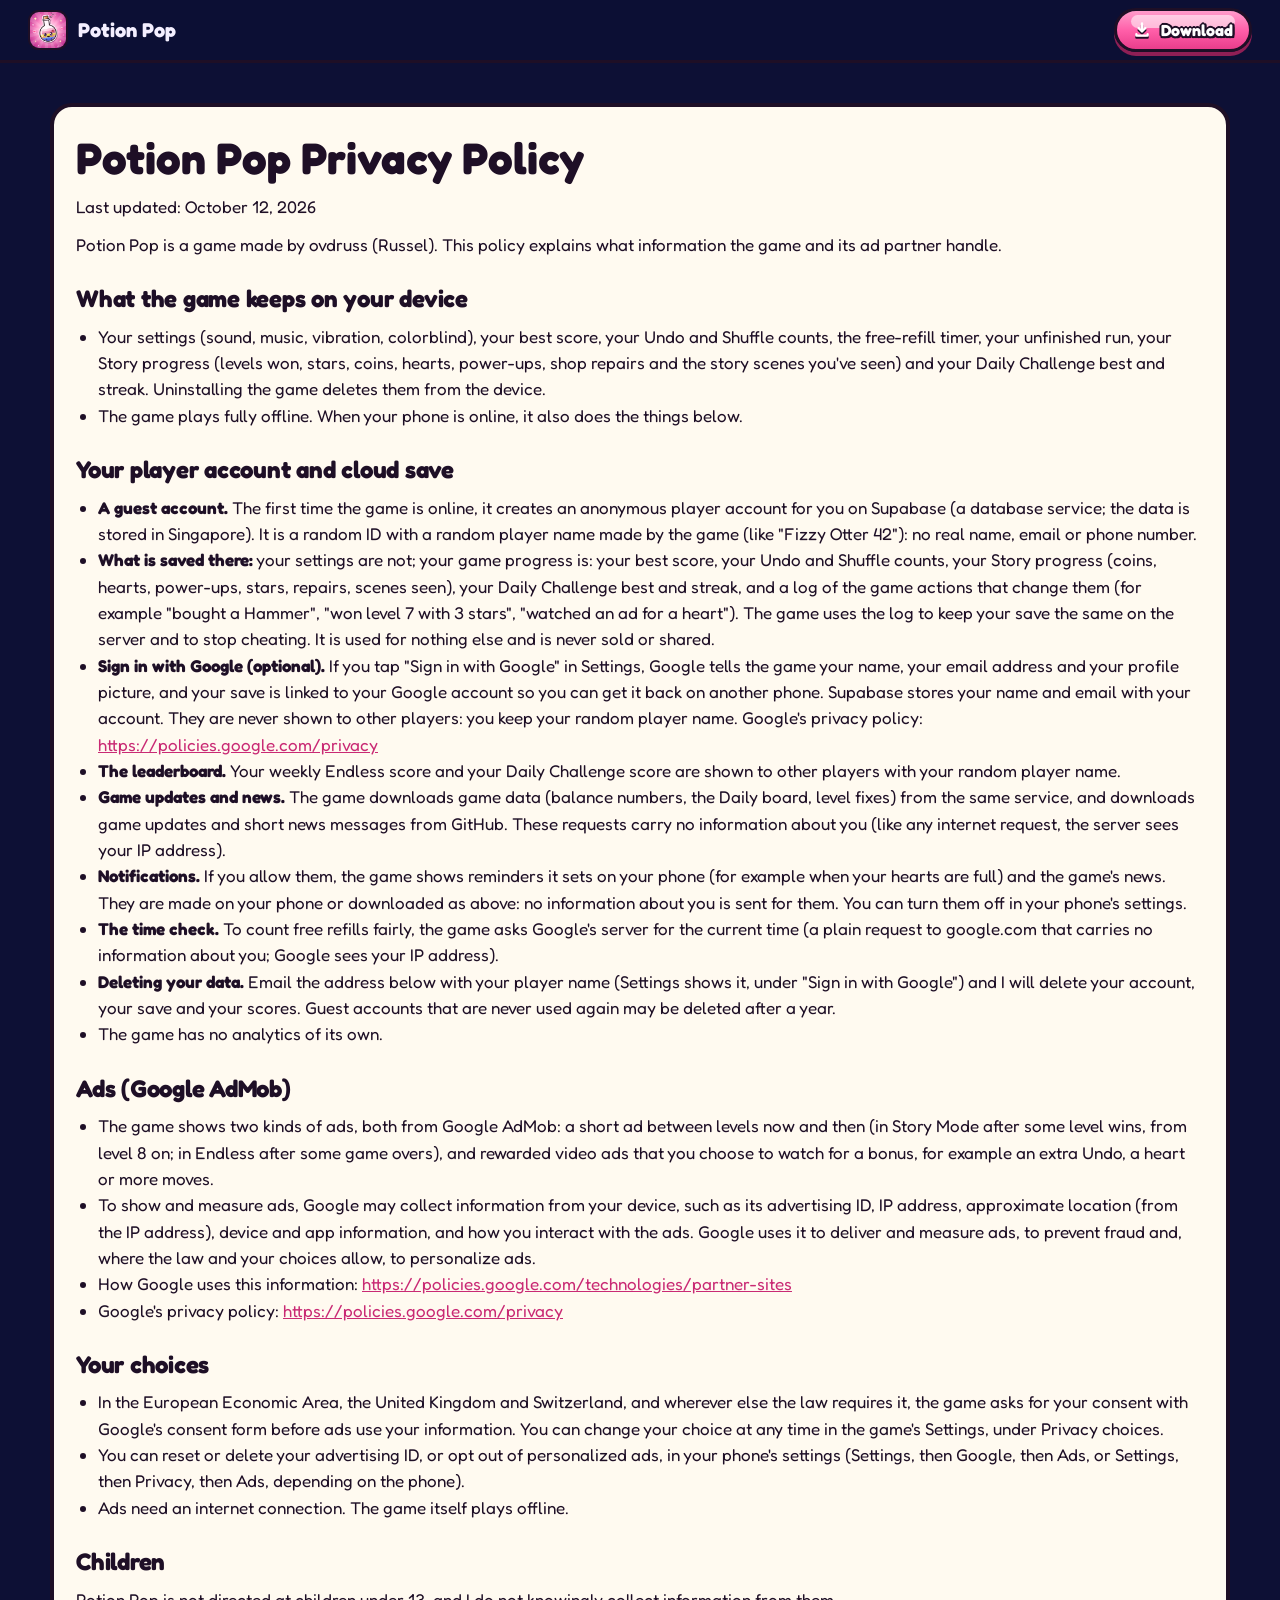
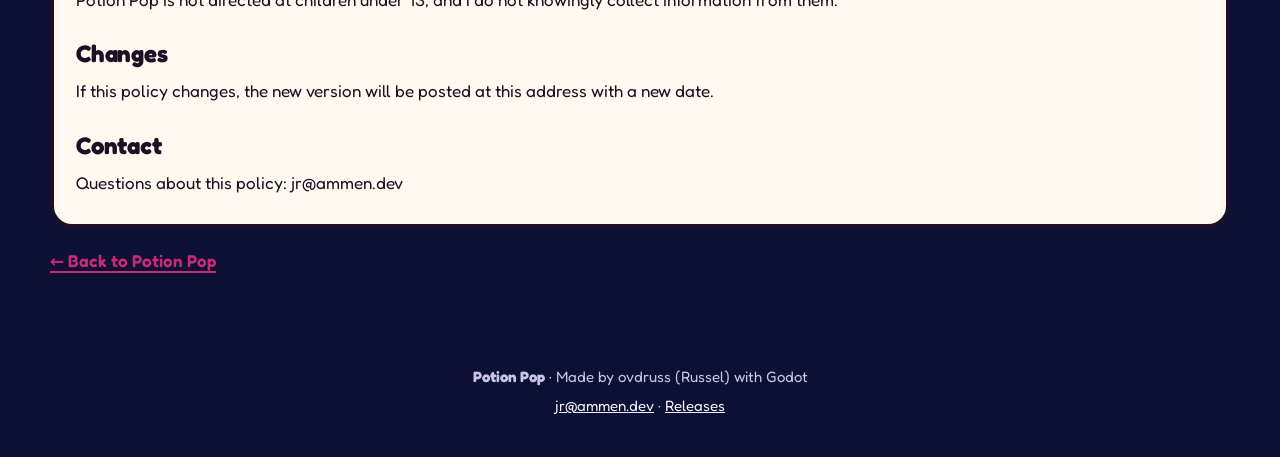
<file: privacy/index.html>
<!doctype html>
<html lang="en"><head><meta charset="utf-8"><meta name="viewport" content="width=device-width, initial-scale=1">
<title>Potion Pop: Privacy Policy</title>
<meta name="description" content="The privacy policy of Potion Pop, a game by ovdruss.">
<link rel="canonical" href="https://opiumheimer.github.io/privacy/">
<meta name="theme-color" content="#0d1035">
<meta property="og:title" content="Potion Pop: Privacy Policy">
<meta property="og:image" content="https://opiumheimer.github.io/assets/img/og.jpg">
<link rel="icon" href="../assets/icon.png">
<link rel="stylesheet" href="../assets/css/site.css?v=5a84ce8f"></head>
<body class="page-policy">
<a class="skip" href="#main">Skip to content</a>
<header class="nav">
  <a class="brand" href="../"><img src="../assets/icon.png" width="40" height="40" alt=""><span>Potion Pop</span></a>
  <a class="btn btn-candy btn-sm" href="https://github.com/opiumheimer/opiumheimer.github.io/releases/latest/download/PotionPop.apk"><svg aria-hidden="true" viewBox="0 0 24 24"><path d="M12 3v11m0 0-4.5-4.5M12 14l4.5-4.5M4.5 17.5v2h15v-2"/></svg>Download</a>
</header>
<main id="main" class="wrap policy"><article><h1>Potion Pop Privacy Policy</h1>
<p>Last updated: October 12, 2026</p>
<p>Potion Pop is a game made by ovdruss (Russel). This policy explains what information the game and its ad partner handle.</p>
<h2>What the game keeps on your device</h2>
<ul>
<li>Your settings (sound, music, vibration, colorblind), your best score, your Undo and Shuffle counts, the free-refill timer, your unfinished run, your Story progress (levels won, stars, coins, hearts, power-ups, shop repairs and the story scenes you've seen) and your Daily Challenge best and streak. Uninstalling the game deletes them from the device.</li>
<li>The game plays fully offline. When your phone is online, it also does the things below.</li>
</ul>
<h2>Your player account and cloud save</h2>
<ul>
<li><strong>A guest account.</strong> The first time the game is online, it creates an anonymous player account for you on Supabase (a database service; the data is stored in Singapore). It is a random ID with a random player name made by the game (like "Fizzy Otter 42"): no real name, email or phone number.</li>
<li><strong>What is saved there:</strong> your settings are not; your game progress is: your best score, your Undo and Shuffle counts, your Story progress (coins, hearts, power-ups, stars, repairs, scenes seen), your Daily Challenge best and streak, and a log of the game actions that change them (for example "bought a Hammer", "won level 7 with 3 stars", "watched an ad for a heart"). The game uses the log to keep your save the same on the server and to stop cheating. It is used for nothing else and is never sold or shared.</li>
<li><strong>Sign in with Google (optional).</strong> If you tap "Sign in with Google" in Settings, Google tells the game your name, your email address and your profile picture, and your save is linked to your Google account so you can get it back on another phone. Supabase stores your name and email with your account. They are never shown to other players: you keep your random player name. Google's privacy policy: <a href="https://policies.google.com/privacy">https://policies.google.com/privacy</a></li>
<li><strong>The leaderboard.</strong> Your weekly Endless score and your Daily Challenge score are shown to other players with your random player name.</li>
<li><strong>Game updates and news.</strong> The game downloads game data (balance numbers, the Daily board, level fixes) from the same service, and downloads game updates and short news messages from GitHub. These requests carry no information about you (like any internet request, the server sees your IP address).</li>
<li><strong>Notifications.</strong> If you allow them, the game shows reminders it sets on your phone (for example when your hearts are full) and the game's news. They are made on your phone or downloaded as above: no information about you is sent for them. You can turn them off in your phone's settings.</li>
<li><strong>The time check.</strong> To count free refills fairly, the game asks Google's server for the current time (a plain request to google.com that carries no information about you; Google sees your IP address).</li>
<li><strong>Deleting your data.</strong> Email the address below with your player name (Settings shows it, under "Sign in with Google") and I will delete your account, your save and your scores. Guest accounts that are never used again may be deleted after a year.</li>
<li>The game has no analytics of its own.</li>
</ul>
<h2>Ads (Google AdMob)</h2>
<ul>
<li>The game shows two kinds of ads, both from Google AdMob: a short ad between levels now and then (in Story Mode after some level wins, from level 8 on; in Endless after some game overs), and rewarded video ads that you choose to watch for a bonus, for example an extra Undo, a heart or more moves.</li>
<li>To show and measure ads, Google may collect information from your device, such as its advertising ID, IP address, approximate location (from the IP address), device and app information, and how you interact with the ads. Google uses it to deliver and measure ads, to prevent fraud and, where the law and your choices allow, to personalize ads.</li>
<li>How Google uses this information: <a href="https://policies.google.com/technologies/partner-sites">https://policies.google.com/technologies/partner-sites</a></li>
<li>Google's privacy policy: <a href="https://policies.google.com/privacy">https://policies.google.com/privacy</a></li>
</ul>
<h2>Your choices</h2>
<ul>
<li>In the European Economic Area, the United Kingdom and Switzerland, and wherever else the law requires it, the game asks for your consent with Google's consent form before ads use your information. You can change your choice at any time in the game's Settings, under Privacy choices.</li>
<li>You can reset or delete your advertising ID, or opt out of personalized ads, in your phone's settings (Settings, then Google, then Ads, or Settings, then Privacy, then Ads, depending on the phone).</li>
<li>Ads need an internet connection. The game itself plays offline.</li>
</ul>
<h2>Children</h2>
<p>Potion Pop is not directed at children under 13, and I do not knowingly collect information from them.</p>
<h2>Changes</h2>
<p>If this policy changes, the new version will be posted at this address with a new date.</p>
<h2>Contact</h2>
<p>Questions about this policy: jr@ammen.dev</p></article>
<p><a class="text-link" href="../">&larr; Back to Potion Pop</a></p></main>
<footer class="foot">
<p><b>Potion Pop</b> · Made by ovdruss (Russel) with Godot</p>
<p><a href="mailto:jr@ammen.dev">jr@ammen.dev</a> · <a href="https://github.com/opiumheimer/opiumheimer.github.io/releases">Releases</a></p></footer>
</body></html>
</file>
<file: assets/css/site.css>
/* Potion Pop's website (tools/make_site.py copies it to assets/css/site.css).
   Potion Quarter by moonlight: the boss fights' painted sky and rooftops for the hero, then the
   sections alternate light and dark, each one's top edge dripping the last one's color like a
   potion (.drip, --from). The game's own look throughout: ink outlines, candy buttons with a lip,
   cream panels, the painted kit's pieces. Mobile first. */

@font-face {
  font-family: Fredoka;
  src: url("../Fredoka.ttf") format("truetype");
  font-weight: 300 700;
  font-display: swap;
}

:root {
  --ink: #1e0f26;
  --night-0: #0d1035;
  --night-1: #182163;
  --night-2: #28348f;
  --moon: #ffeec2;
  --lamp: #ffc857;
  --honey: #ffa93a;
  --cream: #fff4dc;
  --paper: #fffaf0;
  --blush: #ffd9e8;
  --candy: #ff5ea8;
  --candy-hi: #ffa0cd;
  --candy-deep: #c92a74;
  --lip: #8f1f55;
  --lilac: #e6defc;
  --wood-hi: #b8773f;
  --wood: #6b3a1d;
  --wood-lo: #43220f;
  --mint: #5fe0a6;
  --sky-text: #f4efff;
  --sky-muted: #c9c4ee;
  --ink-muted: #5f4566;
  --wrap: 1180px;
  --gutter: 16px;
  --ease: cubic-bezier(.16, 1, .3, 1);
  --drip-h: 46px;
  color-scheme: dark;
}

*, *::before, *::after { box-sizing: border-box; }
html { scroll-behavior: smooth; scroll-padding-top: 74px; -webkit-text-size-adjust: 100%; }
body {
  margin: 0;
  overflow-x: clip;
  background: var(--night-0);
  color: var(--sky-text);
  font: 400 17px/1.55 Fredoka, "Trebuchet MS", system-ui, sans-serif;
}
img, video, svg { display: block; max-width: 100%; }
img, video { height: auto; }
h1, h2, h3 { margin: 0; line-height: 1.06; font-weight: 700; text-wrap: balance; }
h2 { font-size: clamp(32px, 7.4vw, 54px); letter-spacing: -.01em; }
h3 { font-size: 22px; }
p { margin: 0; text-wrap: pretty; }
a { color: inherit; }
ul, ol { margin: 0; padding: 0; list-style: none; }
::selection { background: var(--candy); color: #fff; }
:focus-visible { outline: 4px solid var(--lamp); outline-offset: 3px; border-radius: 12px; }
html { scrollbar-color: var(--night-2) var(--night-0); }

.wrap { width: min(100% - 2 * var(--gutter), var(--wrap)); margin-inline: auto; }
.lead { margin-top: 14px; max-width: 34em; font-size: 19px; }
.small { font-size: 15px; }
.text-link { color: var(--candy-deep); font-weight: 600; text-underline-offset: 4px; text-decoration-thickness: 2px; }
.kicker {
  display: inline-block; margin-bottom: 14px; padding: 3px 14px 5px;
  border: 3px solid var(--ink); border-radius: 999px; background: var(--candy); color: #fff;
  font-weight: 700; font-size: 14px; letter-spacing: .06em; text-transform: uppercase;
  box-shadow: 0 3px 0 var(--ink);
  text-shadow: 0 2px 0 var(--ink), 2px 0 0 var(--ink), -2px 0 0 var(--ink), 0 -2px 0 var(--ink), 1.5px 1.5px 0 var(--ink), -1.5px 1.5px 0 var(--ink), 1.5px -1.5px 0 var(--ink), -1.5px -1.5px 0 var(--ink);
}
/* White words with the game's ink outline, on the night sections */
.outline, .hero-line, .boss h2 span, .theater h2, .gallery h2, .get-h {
  text-shadow: 0 3px 0 var(--ink), 3px 0 0 var(--ink), -3px 0 0 var(--ink), 0 -3px 0 var(--ink),
    2px 2px 0 var(--ink), -2px 2px 0 var(--ink), 2px -2px 0 var(--ink), -2px -2px 0 var(--ink), 0 8px 0 rgb(8 6 30 / .45);
}

.skip {
  position: absolute; left: 12px; top: -80px; z-index: 60;
  padding: 10px 16px; border-radius: 12px; background: var(--cream); color: var(--ink); font-weight: 700;
}
.skip:focus { top: 12px; }

/* --- Buttons: the game's candy plates (ink outline, a gloss on top, a lip under) --- */
.btn {
  position: relative; isolation: isolate;
  display: inline-flex; align-items: center; justify-content: center; gap: 10px;
  min-height: 48px; padding: 8px 22px;
  border: 4px solid var(--ink); border-radius: 999px;
  background: linear-gradient(#fffaf0, var(--cream) 50%, #ffd99a);
  color: var(--ink); font-weight: 700; font-size: 17px; text-decoration: none; white-space: nowrap;
  box-shadow: 0 5px 0 #9c5a2e, 0 10px 20px rgb(6 4 26 / .35);
  transition: transform .15s var(--ease), box-shadow .15s var(--ease);
}
.btn::before { /* the gloss */
  content: ""; position: absolute; z-index: -1; left: 14px; right: 14px; top: 4px; height: 34%;
  border-radius: 999px; background: rgb(255 255 255 / .55);
}
.btn svg { width: 22px; height: 22px; fill: none; stroke: currentColor; stroke-width: 3; stroke-linecap: round; stroke-linejoin: round; }
.btn svg .fill { fill: currentColor; stroke: none; }
.btn:hover { transform: translateY(-2px); }
.btn:active { transform: translateY(4px); box-shadow: 0 1px 0 #9c5a2e, 0 4px 8px rgb(6 4 26 / .3); }
.btn-candy {
  background: linear-gradient(#ff9ccb, var(--candy) 52%, #e93d8b); color: #fff;
  box-shadow: 0 5px 0 var(--lip), 0 10px 20px rgb(6 4 26 / .35);
  text-shadow: 0 2px 0 var(--ink), 2px 0 0 var(--ink), -2px 0 0 var(--ink), 0 -2px 0 var(--ink), 1.5px 1.5px 0 var(--ink), -1.5px 1.5px 0 var(--ink), 1.5px -1.5px 0 var(--ink), -1.5px -1.5px 0 var(--ink);
}
.btn-candy svg { filter: drop-shadow(0 2px 0 var(--ink)); }
.btn-candy:active { box-shadow: 0 1px 0 var(--lip), 0 4px 8px rgb(6 4 26 / .3); }
.btn-big { min-height: 66px; padding: 10px 30px; font-size: clamp(20px, 5.4vw, 24px); border-width: 5px; }
.btn-big svg { width: 28px; height: 28px; }
.btn-sm { min-height: 44px; padding: 6px 16px; font-size: 16px; border-width: 3px; box-shadow: 0 4px 0 var(--lip); }
.btn-sm svg { width: 18px; height: 18px; }
.btn-ghost { background: rgb(13 16 53 / .6); color: var(--cream); border-color: var(--cream); box-shadow: 0 0 0 3px var(--ink), 0 5px 0 3px var(--ink); }
.btn-ghost::before { display: none; }
.btn-ghost:hover { background: rgb(13 16 53 / .8); }
.btn-ghost:active { box-shadow: 0 0 0 3px var(--ink); }

.round {
  display: grid; place-items: center; width: 48px; height: 48px; padding: 0;
  border: 3px solid var(--ink); border-radius: 50%; background: var(--cream); color: var(--ink);
  box-shadow: 0 4px 0 #9c5a2e; cursor: pointer; transition: transform .15s var(--ease);
}
.round svg { width: 22px; height: 22px; fill: none; stroke: currentColor; stroke-width: 3.2; stroke-linecap: round; stroke-linejoin: round; }
.round:hover { transform: translateY(-2px); }
.round:active { transform: translateY(3px); box-shadow: 0 1px 0 #9c5a2e; }

/* --- Phone frames --- */
.phone {
  position: relative; aspect-ratio: 9 / 16; overflow: hidden;
  border: 7px solid var(--ink); border-radius: 34px; background: var(--ink);
  box-shadow: 0 22px 44px rgb(6 4 26 / .45);
}
.phone img, .phone video { width: 100%; height: 100%; object-fit: cover; }

/* --- The drip: each section's top edge in the last one's color (--from) --- */
.drip { position: relative; padding-top: calc(var(--drip-h) + 44px); }
.drip::before {
  content: ""; position: absolute; z-index: 2; top: -1px; left: 0; right: 0; height: var(--drip-h);
  background: var(--from); pointer-events: none;
  --m: url("data:image/svg+xml,%3Csvg xmlns='http://www.w3.org/2000/svg' viewBox='0 0 240 46'%3E%3Cpath d='M0 0h240v12H0z'/%3E%3Cpath d='M17 11q6 0 6 7v13a7 7 0 0 0 14 0V18q0-7 6-7zM70 11q5 0 5 6v4a5 5 0 0 0 10 0v-4q0-6 5-6zM115 11q6 0 6 8v17a9 9 0 0 0 18 0V19q0-8 6-8zM168 11q5 0 5 6v6a5 5 0 0 0 10 0v-6q0-6 5-6zM201 11q5 0 5 7v9a7 7 0 0 0 14 0v-9q0-7 5-7z'/%3E%3C/svg%3E");
  -webkit-mask: var(--m) 0 0 / 240px 100% repeat-x;
  mask: var(--m) 0 0 / 240px 100% repeat-x;
}

/* --- Nav --- */
.nav {
  position: sticky; top: 0; z-index: 40;
  display: flex; align-items: center; justify-content: space-between; gap: 12px;
  padding: 8px var(--gutter);
  background: rgb(13 16 53 / .9);
  -webkit-backdrop-filter: blur(10px); backdrop-filter: blur(10px);
  border-bottom: 3px solid var(--ink);
}
.brand { display: flex; align-items: center; gap: 10px; min-height: 44px; font-weight: 700; font-size: 20px; text-decoration: none; white-space: nowrap; }
.brand img { border-radius: 11px; border: 2px solid var(--ink); }
.nav nav { display: none; }
.nav nav ul { display: flex; gap: 2px; }
.nav nav a { display: block; padding: 10px 13px; border-radius: 999px; font-weight: 600; text-decoration: none; color: var(--sky-muted); }
.nav nav a:hover { color: #fff; background: rgb(255 255 255 / .08); }

/* --- 1. The hero: Potion Quarter under the moon --- */
.hero {
  position: relative; isolation: isolate; overflow: clip;
  padding: 34px var(--gutter) 0;
  background: url("../img/sky.webp") 72% 12% / cover no-repeat, var(--night-1);
}
.sky { position: absolute; inset: 0; z-index: -2; pointer-events: none; }
.clouds { position: absolute; left: 50%; width: 1440px; max-width: none; translate: -50% 0; }
.clouds-far { top: 3%; opacity: .45; scale: .75; animation: sway 70s ease-in-out infinite alternate; }
.clouds-near { top: 20%; opacity: .8; animation: sway 46s ease-in-out infinite alternate-reverse; }
@keyframes sway { from { transform: translateX(-9%); } to { transform: translateX(9%); } }
.hero-inner {
  position: relative; display: grid; gap: 34px; width: min(100%, var(--wrap)); margin: 0 auto;
  padding-bottom: clamp(110px, 22vw, 230px);
}
.hero-copy { position: relative; z-index: 2; display: grid; justify-items: center; text-align: center; }
.eyebrow {
  display: inline-flex; align-items: center; gap: 10px; max-width: 100%;
  padding: 5px 16px 5px 6px; border: 3px solid var(--ink); border-radius: 999px;
  background: var(--cream); color: var(--ink); font-weight: 600; font-size: 15px; line-height: 1.25; text-decoration: none; text-align: left;
  box-shadow: 0 4px 0 rgb(6 4 26 / .5);
}
.eyebrow b { flex: none; padding: 3px 10px 4px; border: 2px solid var(--ink); border-radius: 999px; background: var(--mint); font-size: 14px; }
.eyebrow:hover { background: #fff; }
.logo { position: relative; display: grid; width: min(94%, 560px); margin: 18px auto 0; rotate: -5deg; filter: drop-shadow(0 12px 0 rgb(8 6 30 / .35)); }
.logo img { width: 100%; }
.logo-potion { width: 90% !important; }
.logo-pop { width: 84% !important; margin: -10% 0 0 15%; animation: bob 2.6s ease-in-out infinite; }
@keyframes bob { 50% { transform: translateY(-8px) rotate(1.5deg); } }
.hero-line { margin-top: 18px; font-size: clamp(28px, 7.4vw, 46px); line-height: 1.12; font-weight: 700; color: var(--cream); }
.hero-line em { font-style: normal; color: var(--lamp); }
.hero-sub {
  margin-top: 16px; max-width: 30em; padding: 10px 18px; border-radius: 20px;
  background: rgb(13 16 53 / .62); -webkit-backdrop-filter: blur(6px); backdrop-filter: blur(6px);
  color: var(--sky-text); font-size: 18px;
}
.cta-row { display: flex; flex-wrap: wrap; justify-content: center; align-items: center; gap: 14px 16px; margin-top: 26px; }
.meta { margin-top: 16px; color: var(--sky-muted); font-weight: 600; font-size: 15px; text-shadow: 0 2px 6px rgb(8 6 30 / .9); }

.hero-stage { position: relative; width: min(100%, 420px); margin: 0 auto; padding: 8% 6% 0 0; }
.phone-hero { width: 66%; margin-left: 24%; rotate: 4deg; }
.hero-thief { position: absolute; z-index: -1; right: -8%; top: -4%; width: 40%; rotate: 6deg; filter: drop-shadow(0 8px 14px rgb(6 4 26 / .6)); }
.hero-mika {
  position: absolute; left: -4%; bottom: -6%; width: 54%; filter: drop-shadow(0 12px 18px rgb(6 4 26 / .55));
  -webkit-mask-image: linear-gradient(#000 70%, transparent 98%); mask-image: linear-gradient(#000 70%, transparent 98%); /* (her portrait's cut edge fades out) */
}

.town { position: absolute; z-index: -1; left: 0; right: 0; bottom: 0; height: clamp(170px, 30vw, 380px); pointer-events: none; }
.town img { position: absolute; top: 0; left: 50%; width: max(100%, 760px); max-width: none; translate: -50% 0; scale: -1 1; } /* (flipped: the clock tower stands behind the stage, not the words) */
.town-glow { mix-blend-mode: screen; animation: windows 4.5s ease-in-out infinite; }
@keyframes windows { 0%, 100% { opacity: 1; } 45% { opacity: .65; } 60% { opacity: .95; } }
.town::after { content: ""; position: absolute; inset: auto 0 0; height: 45%; background: linear-gradient(rgb(13 16 53 / 0), var(--night-0)); }

/* The stickers between the hero and the shop */
.stickers {
  position: relative; z-index: 5;
  display: flex; flex-wrap: wrap; justify-content: center; gap: 10px 12px;
  width: min(100% - 2 * var(--gutter), 900px); margin: -26px auto 0;
}
.stickers li {
  padding: 6px 16px 8px; border: 3px solid var(--ink); border-radius: 999px;
  background: var(--cream); color: var(--ink); font-weight: 600; font-size: 16px; white-space: nowrap;
  box-shadow: 0 4px 0 rgb(6 4 26 / .55); rotate: -2deg;
}
.stickers b { font-weight: 700; font-size: 1.15em; }
.stickers li:nth-child(1) { background: var(--candy); color: #fff; }
.stickers li:nth-child(2) { background: var(--lamp); rotate: 2deg; }
.stickers li:nth-child(3) { background: var(--mint); rotate: -1deg; }
.stickers li:nth-child(4) { background: var(--lilac); rotate: 2.5deg; }
.stickers li:nth-child(5) { rotate: -2.5deg; }
.stickers li:nth-child(1) b { text-shadow: 0 2px 0 var(--ink), 2px 0 0 var(--ink), -2px 0 0 var(--ink), 0 -2px 0 var(--ink); }

/* Light sections: ink words */
.shop, .puzzles, .streak, .endless, .updates { color: var(--ink); }
.shop h2, .puzzles h2, .streak h2, .endless h2, .updates h2 { color: var(--ink); }

/* --- 2. The shop and the story (cream) --- */
.shop { margin-top: -22px; padding-bottom: clamp(54px, 8vw, 80px); background: var(--cream); }
.shop-grid { display: grid; gap: 40px; align-items: center; }
.shop-copy p:not(.kicker) { margin-top: 14px; font-size: 18px; max-width: 32em; }
.loop { display: grid; gap: 12px; margin-top: 24px; }
.loop li { display: flex; align-items: center; gap: 14px; }
.loop img { flex: none; width: 58px; height: 58px; padding: 6px; border: 3px solid var(--ink); border-radius: 50%; background: #fff; box-shadow: 0 3px 0 var(--ink); }
.loop span { display: grid; color: var(--ink-muted); font-size: 16px; }
.loop b { color: var(--ink); font-size: 19px; }

.fixer { margin: 0; }
.fixer-frame {
  position: relative; aspect-ratio: 9 / 16; width: min(100%, 400px); margin-inline: auto; overflow: hidden;
  border: 8px solid var(--ink); border-radius: 30px;
  box-shadow: 0 0 0 10px var(--wood-hi), 0 0 0 14px var(--ink), 0 26px 50px rgb(40 10 40 / .35);
  touch-action: pan-y;
}
.fixer-frame img { position: absolute; inset: 0; width: 100%; height: 100%; object-fit: cover; }
.fixer-before { clip-path: inset(0 calc(100% - var(--split)) 0 0); }
.fixer-line { position: absolute; top: 0; bottom: 0; left: var(--split); width: 5px; margin-left: -2.5px; background: var(--cream); box-shadow: 0 0 0 2px var(--ink); pointer-events: none; }
.fixer-knob {
  position: absolute; top: 50%; left: 50%; width: 66px; height: 66px; margin: -33px 0 0 -33px;
  display: grid; place-items: center; border: 4px solid var(--ink); border-radius: 50%; background: var(--cream);
  box-shadow: 0 5px 0 #9c5a2e; animation: nudge 2.4s ease-in-out 1.2s 2;
}
@keyframes nudge { 25% { translate: -14px 0; } 75% { translate: 14px 0; } }
.fixer-knob img { position: static; width: 46px; height: 46px; }
.fixer-tag { position: absolute; top: 14px; padding: 3px 14px 5px; border: 3px solid var(--ink); border-radius: 999px; font-weight: 700; font-size: 15px; pointer-events: none; }
.fixer-tag-before { left: 14px; background: #cfc6d8; color: var(--ink); }
.fixer-tag-after { right: 14px; background: var(--lamp); color: var(--ink); }
.fixer-range { position: absolute; inset: 0; width: 100%; height: 100%; margin: 0; opacity: 0; cursor: ew-resize; -webkit-appearance: none; appearance: none; }
.fixer-range::-webkit-slider-thumb { -webkit-appearance: none; width: 72px; height: 100vh; }
.fixer-frame:has(.fixer-range:focus-visible) { outline: 4px solid var(--candy); outline-offset: 18px; }
.fixer figcaption { margin-top: 30px; text-align: center; color: var(--ink); font-weight: 700; font-size: 19px; }

.talk {
  display: grid; gap: 26px; align-items: center; margin-top: 70px; padding: 26px;
  border: 4px solid var(--ink); border-radius: 30px; background: #fff;
  box-shadow: 0 7px 0 var(--ink);
}
.phone-talk { width: min(62vw, 250px); margin: 0 auto; rotate: -3deg; }
.talk-copy p:not(.kicker) { margin-top: 10px; color: var(--ink-muted); font-size: 17px; }
.cast { display: flex; align-items: flex-end; gap: 10px; margin-top: 18px; }
.cast img { width: 96px; height: 96px; object-fit: cover; object-position: 50% 12%; border: 4px solid var(--ink); border-radius: 50%; background: var(--blush); }
.cast img:nth-child(2) { background: var(--lilac); }
.cast img:last-child { padding: 10px 12px 4px; background: #ffe7c2; object-fit: contain; object-position: 50% 100%; }

/* --- 3. The three puzzles (blush) --- */
.puzzles { padding-bottom: clamp(54px, 8vw, 80px); background: var(--blush); }
.puzzles .lead { color: var(--ink-muted); }
.mode-row {
  display: grid; grid-auto-flow: column; grid-auto-columns: min(76%, 290px); gap: 18px;
  margin-top: 34px; padding: 6px 4px 24px; overflow-x: auto; scroll-snap-type: x mandatory; scrollbar-width: none;
}
.mode-row::-webkit-scrollbar { display: none; }
.mode {
  scroll-snap-align: center; padding: 14px 14px 20px;
  border: 4px solid var(--ink); border-radius: 30px; background: var(--paper);
  box-shadow: 0 7px 0 var(--ink);
}
.mode:nth-child(2) { background: #fff3c4; }
.mode:nth-child(3) { background: #dff7ec; }
.mode .phone { border-width: 5px; border-radius: 22px; box-shadow: none; }
.mode h3 { display: flex; align-items: center; gap: 10px; margin-top: 16px; font-size: 26px; }
.mode h3 img { width: 46px; height: 46px; }
.mode p { margin-top: 6px; color: var(--ink-muted); }
.powers { display: flex; align-items: center; gap: 12px; margin-top: 26px; font-weight: 600; color: var(--ink-muted); }
.powers img { flex: none; width: 38px; height: 38px; }

/* --- 4. Boss fights (the night sky again, darker) --- */
.boss {
  position: relative; isolation: isolate; overflow: clip; padding-bottom: 150px;
  background: linear-gradient(rgb(13 16 53 / .25), rgb(13 16 53 / .6)), url("../img/sky.webp") 20% 22% / cover no-repeat, var(--night-1);
}
.boss-sky { position: absolute; inset: 0; z-index: -1; pointer-events: none; }
.boss-sky .clouds-near { top: 8%; }
.boss-grid { display: grid; gap: 40px; align-items: center; }
.boss-copy { position: relative; }
.sticker-new {
  position: absolute; left: calc(min(78vw, 420px) - 64px); top: -14px; z-index: 2; padding: 4px 14px 6px; rotate: 10deg;
  border: 3px solid var(--ink); border-radius: 12px; background: var(--lamp); color: var(--ink); font-weight: 700; font-size: 18px; text-transform: uppercase;
  box-shadow: 0 4px 0 var(--ink);
}
.boss h2 { display: grid; justify-items: start; }
.boss-word { width: min(78vw, 420px); rotate: -4deg; filter: drop-shadow(0 10px 0 rgb(6 4 26 / .4)); }
.boss h2 span { margin: 4px 0 0 12px; font-size: clamp(26px, 5.6vw, 36px); color: var(--cream); rotate: -2deg; }
.boss-copy > p:not(.kicker) { margin-top: 18px; font-size: 18px; max-width: 32em; text-shadow: 0 2px 4px var(--night-0), 0 0 14px var(--night-0); }
.boss-copy .small { color: var(--sky-muted); }
.hp { position: relative; display: flex; align-items: center; margin: 26px 0 0; max-width: 460px; }
.hp-face { position: relative; z-index: 2; flex: none; width: 70px; height: 70px; filter: drop-shadow(0 4px 0 rgb(6 4 26 / .5)); }
.hp-bar { position: relative; flex: 1; height: 34px; margin-left: -18px; overflow: hidden; border: 4px solid var(--ink); border-radius: 0 999px 999px 0; background: #3a1530; box-shadow: 0 0 0 3px var(--honey), 0 4px 0 3px var(--ink); }
.hp-bar span { position: absolute; inset: 0 auto 0 0; width: var(--hp, 100%); border-radius: 0 999px 999px 0; }
.hp-lag { background: #fff; transition: width .6s ease-in .35s; }
.hp-fill { background: linear-gradient(#ff9bc4, #ff3f7f 55%, #d81e60); transition: width .25s ease-out; }
.hp-num { position: absolute; inset: 0; display: grid; place-items: center; color: #fff; font-size: 16px; text-shadow: 0 2px 0 var(--ink), 2px 0 0 var(--ink), -2px 0 0 var(--ink), 0 -2px 0 var(--ink); font-variant-numeric: tabular-nums; }
.hp-hit {
  position: absolute; right: 18%; top: -38px; color: var(--candy-hi); font-weight: 700; font-size: 34px; opacity: 0; pointer-events: none;
  text-shadow: 0 3px 0 var(--ink), 3px 0 0 var(--ink), -3px 0 0 var(--ink), 0 -3px 0 var(--ink);
}
.hp-hit.go { animation: hit .9s var(--ease); }
@keyframes hit { 0% { opacity: 0; transform: translateY(10px) scale(.6); } 20% { opacity: 1; transform: translateY(-4px) scale(1.15); } 70% { opacity: 1; } 100% { opacity: 0; transform: translateY(-26px); } }
.tricks { display: flex; flex-wrap: wrap; gap: 10px; margin-top: 24px; }
.tricks li {
  padding: 7px 15px 8px; border: 3px solid var(--ink); border-radius: 14px;
  background: rgb(13 16 53 / .78); font-size: 17px; color: var(--sky-text);
  box-shadow: 0 0 16px var(--glow, #b06cff), inset 0 0 10px rgb(255 255 255 / .06);
}
.tricks li:nth-child(1) { --glow: #b06cff; }
.tricks li:nth-child(2) { --glow: #7c4ad8; }
.tricks li:nth-child(3) { --glow: #59d4ff; }
.tricks li:nth-child(4) { --glow: var(--lamp); }
.tricks b { color: #fff; }
.boss-copy .small { margin-top: 18px; }
.boss-stage { position: relative; width: min(100%, 440px); margin: 0 auto; padding: 14% 0 0 10%; }
.phone-boss-a { position: absolute; left: 0; top: 4%; width: 52%; rotate: -8deg; opacity: .95; }
.phone-boss-b { position: relative; z-index: 1; width: 62%; margin-left: 36%; rotate: 4deg; }
.boss-thief { position: absolute; z-index: 2; left: -6%; bottom: -10%; width: 50%; filter: drop-shadow(0 10px 16px rgb(6 4 26 / .7)); animation: crouch 3s ease-in-out infinite; }
@keyframes crouch { 50% { transform: translateY(-6px) rotate(-1.5deg); } }
.ridge { position: absolute; z-index: -1; bottom: -2px; left: 50%; width: min(130%, 900px); max-width: none; translate: -50% 0; filter: brightness(.72); }

/* --- 5. The case board (dark wood) --- */
.case { padding-bottom: clamp(54px, 8vw, 90px); background: linear-gradient(var(--wood), var(--wood-lo)); }
.case-grid { display: grid; gap: 40px; align-items: center; }
.case-copy p:not(.kicker) { margin-top: 14px; font-size: 18px; max-width: 30em; }
.case-copy .small { color: #e8cfb6; }
.case .kicker { background: #d84a3a; }
.board {
  position: relative; margin-top: 74px; padding: 26px 16px 22px;
  border: 4px solid var(--ink); border-radius: 18px;
  background: url("../img/cork.webp") 0 0 / 260px, #c4884f;
  box-shadow: inset 0 0 0 12px #8a4f26, inset 0 0 0 16px var(--ink), inset 0 10px 30px rgb(60 20 0 / .45), 0 18px 34px rgb(0 0 0 / .4);
}
.board-mocha { position: absolute; z-index: 3; right: 6%; top: 0; width: 34%; max-width: 170px; translate: 0 -64%; pointer-events: none; }
.board-string { position: absolute; inset: 0; z-index: 2; width: 100%; height: 100%; pointer-events: none; overflow: visible; }
.board-string path { fill: none; stroke: #d7263d; stroke-width: 3; stroke-linecap: round; filter: drop-shadow(0 2px 1px rgb(60 0 10 / .45)); }
.clues { position: relative; display: grid; grid-template-columns: repeat(2, 1fr); gap: 22px 14px; padding: 10px; }
.clue {
  position: relative; display: grid; justify-items: center; align-content: start; gap: 4px;
  padding: 16px 8px 8px; border: 3px solid var(--ink); border-radius: 6px;
  background: var(--paper); color: var(--ink); rotate: var(--r, 0deg);
  box-shadow: 0 6px 10px rgb(50 15 0 / .35);
}
.clue > img:not(.pin) { width: 100%; height: 92px; object-fit: contain; }
.clue span { font-weight: 600; font-size: 15px; line-height: 1.2; text-align: center; }
.clue .pin { position: absolute; z-index: 3; top: -22px; left: 50%; width: 22px; translate: -50% 0; }
.clue-unknown { min-height: 138px; place-content: center; border-style: dashed; background: rgb(255 250 240 / .55); }
.clue-unknown span { font-size: 54px; color: var(--ink-muted); }

/* --- 6. The streak + Mika's tasks (cream) --- */
.streak { padding-bottom: clamp(54px, 8vw, 86px); background: var(--cream); }
.streak-grid { display: grid; gap: 40px; align-items: center; }
.streak-copy > p:not(.kicker) { margin-top: 14px; font-size: 18px; max-width: 32em; color: var(--ink-muted); }
.streak-copy h3 { margin-top: 32px; font-size: 26px; }
.streak-row {
  display: flex; align-items: center; gap: 12px; margin-top: 26px; padding: 12px 18px 12px 12px; max-width: 480px;
  border: 4px solid var(--ink); border-radius: 26px; background: #fff; box-shadow: 0 6px 0 var(--ink);
}
.flame { position: relative; flex: none; width: 64px; }
.flame img { width: 100%; transition: filter .3s, scale .3s var(--ease); filter: grayscale(1) brightness(1.2); }
.streak-row.lit .flame img { filter: none; }
.flame b { position: absolute; left: 0; right: 0; bottom: 6px; text-align: center; color: #fff; font-size: 22px; text-shadow: 0 2px 0 var(--ink), 2px 0 0 var(--ink), -2px 0 0 var(--ink), 0 -2px 0 var(--ink); }
.streak-row ol { position: relative; flex: 1; display: flex; justify-content: space-between; align-items: center; }
.streak-row ol::before { content: ""; position: absolute; left: 8px; right: 8px; top: 50%; height: 4px; margin-top: -2px; border-radius: 4px; background: #e9d8b8; }
.streak-row li { position: relative; width: 20px; height: 20px; border: 3px solid var(--ink); border-radius: 50%; background: #fff; transition: background .25s, scale .25s var(--ease); }
.streak-row li.on { background: var(--lamp); scale: 1.15; }
.streak-row li.key { width: 34px; height: 34px; background: var(--blush); }
.streak-row li.key.on { background: var(--candy); }
.streak-row li.key::after {
  content: attr(data-bonus); position: absolute; left: 50%; top: 100%; margin-top: 4px; translate: -50% 0;
  font-weight: 700; font-size: 14px; color: var(--candy-deep); white-space: nowrap;
}
.streak-stage { position: relative; width: min(100%, 440px); margin: 0 auto; padding-bottom: 6%; }
.phone-preview { width: 54%; rotate: -5deg; }
.phone-tasks { position: absolute; right: 0; top: 10%; width: 54%; rotate: 5deg; }

/* --- 7. Endless + Daily (candy pink) --- */
.endless { padding-bottom: clamp(54px, 8vw, 90px); background: radial-gradient(circle at 20% 30%, #ff8cc4, var(--candy) 55%, #f04893); }
.endless-grid { display: grid; gap: 40px; align-items: center; }
.phone-endless { width: min(70vw, 300px); margin: 0 auto; rotate: -3deg; }
.endless-icon { width: 120px; filter: drop-shadow(0 4px 0 rgb(30 15 38 / .35)); }
.endless h2 { margin-top: 2px; }
.endless .kicker { display: table; margin-top: 12px; background: var(--lamp); }
.endless-copy > p:not(.kicker) { margin-top: 14px; font-size: 18px; max-width: 32em; }
.chips { display: flex; flex-wrap: wrap; gap: 10px; margin-top: 20px; }
.chips li { padding: 5px 14px 7px; border: 3px solid var(--ink); border-radius: 999px; background: var(--cream); font-weight: 600; font-size: 15px; box-shadow: 0 3px 0 var(--ink); }
.chips li:nth-child(2) { background: var(--lamp); }
.side-cards { display: grid; gap: 14px; margin-top: 26px; }
.side-card { display: flex; align-items: center; gap: 14px; padding: 14px 16px; border: 4px solid var(--ink); border-radius: 22px; background: var(--paper); box-shadow: 0 5px 0 var(--ink); }
.side-card img { flex: none; width: 58px; }
.side-card p { margin-top: 2px; color: var(--ink-muted); font-size: 15px; }

/* --- 8. The trailer (night) --- */
.theater { padding-bottom: clamp(54px, 8vw, 90px); background: radial-gradient(ellipse 60% 50% at 50% 65%, rgb(255 200 120 / .14), transparent 70%), var(--night-0); }
.theater-grid { display: grid; gap: 30px; justify-items: center; text-align: center; }
.theater-copy p:not(.kicker) { margin-top: 12px; color: var(--sky-muted); font-size: 19px; }
.phone-video { width: min(72vw, 330px); box-shadow: 0 0 0 10px var(--wood-hi), 0 0 0 14px var(--ink), 0 30px 60px rgb(0 0 0 / .5); }
/* The trailer's own player (site.js): the native controls stay without JS */
.player [hidden] { display: none; }
.player video { cursor: pointer; }
.player:fullscreen { width: 100vw; height: 100vh; aspect-ratio: auto; border: 0; border-radius: 0; background: #000; }
.player:-webkit-full-screen { width: 100vw; height: 100vh; aspect-ratio: auto; border: 0; border-radius: 0; background: #000; }
.player:fullscreen video { object-fit: contain; }
.player:-webkit-full-screen video { object-fit: contain; }
.player:fullscreen .bar { left: 50%; right: auto; width: min(560px, 100vw - 24px); bottom: 20px; translate: -50% 0; }
.player:-webkit-full-screen .bar { left: 50%; right: auto; width: min(560px, 100vw - 24px); bottom: 20px; translate: -50% 0; }
.big-play {
  position: absolute; left: 50%; top: 50%; width: 92px; height: 92px; margin: -46px 0 0 -46px;
  display: grid; place-items: center; padding: 0;
  border: 5px solid var(--ink); border-radius: 50%; background: var(--candy); color: #fff;
  box-shadow: 0 6px 0 var(--lip), 0 0 0 10px rgb(255 255 255 / .2); cursor: pointer;
  transition: transform .2s var(--ease), opacity .2s;
}
.big-play:hover { transform: scale(1.06); }
.big-play svg { width: 54px; height: 54px; fill: currentColor; margin-left: 6px; filter: drop-shadow(0 3px 0 var(--ink)); }
.big-play .spin { display: none; width: 40px; height: 40px; border: 6px solid var(--cream); border-top-color: var(--ink); border-radius: 50%; animation: spin .8s linear infinite; }
.player.loading .big-play .spin { display: block; }
.player.loading .big-play svg { display: none; }
.player.playing:not(.loading) .big-play { opacity: 0; pointer-events: none; transform: scale(.7); }
@keyframes spin { to { transform: rotate(1turn); } }
.bar {
  position: absolute; left: 8px; right: 8px; bottom: 8px;
  display: flex; flex-wrap: wrap; align-items: center; gap: 0 2px; padding: 4px 6px 2px;
  border: 3px solid var(--ink); border-radius: 22px; background: var(--cream); color: var(--ink);
  box-shadow: 0 4px 0 #9c5a2e; transition: opacity .25s, transform .25s var(--ease);
}
.player.playing.idle .bar { opacity: 0; transform: translateY(12px); pointer-events: none; }
.player.playing.idle { cursor: none; }
.pbtn { flex: none; display: grid; place-items: center; width: 40px; height: 40px; padding: 0; border: 0; border-radius: 50%; background: none; color: inherit; cursor: pointer; }
.pbtn:hover { background: rgb(30 15 38 / .1); }
.pbtn svg { width: 24px; height: 24px; fill: currentColor; }
.pbtn .w { fill: none; stroke: currentColor; stroke-width: 2.6; stroke-linecap: round; stroke-linejoin: round; }
.player .i-pause, .player.playing .pbtn .i-play, .player .i-muted, .player.muted .i-sound { display: none; }
.player.playing .i-pause, .player.muted .i-muted { display: block; }
.time { flex: none; margin: 0 auto 0 4px; font-size: 14px; font-weight: 700; font-variant-numeric: tabular-nums; }
.seek { order: -1; flex: 1 1 100%; min-width: 0; height: 28px; margin: 0 4px; background: none; cursor: pointer; -webkit-appearance: none; appearance: none; }
.seek::-webkit-slider-runnable-track { height: 10px; border: 2px solid var(--ink); border-radius: 99px; background: linear-gradient(90deg, var(--candy) var(--v), #d9cfee var(--v)); }
.seek::-moz-range-track { height: 10px; border: 2px solid var(--ink); border-radius: 99px; background: #d9cfee; }
.seek::-moz-range-progress { height: 10px; border: 2px solid var(--ink); border-radius: 99px; background: var(--candy); }
.seek::-webkit-slider-thumb { -webkit-appearance: none; width: 20px; height: 20px; margin-top: -7px; border: 3px solid var(--ink); border-radius: 50%; background: var(--lamp); }
.seek::-moz-range-thumb { width: 14px; height: 14px; border: 3px solid var(--ink); border-radius: 50%; background: var(--lamp); }
.seek:focus-visible { outline: none; }
.seek:focus-visible::-webkit-slider-thumb { box-shadow: 0 0 0 4px var(--candy); }
.seek:focus-visible::-moz-range-thumb { box-shadow: 0 0 0 4px var(--candy); }

/* --- 9. It updates itself (lilac) --- */
.updates { padding-bottom: clamp(54px, 8vw, 86px); background: var(--lilac); }
.updates-grid { display: grid; gap: 40px; align-items: center; }
.phone-update { width: min(66vw, 290px); margin: 0 auto; rotate: 3deg; }
.perks { display: grid; gap: 18px; margin-top: 26px; }
.perks li { display: flex; gap: 16px; align-items: flex-start; }
.perks svg {
  flex: none; width: 54px; height: 54px; padding: 11px; border: 3px solid var(--ink); border-radius: 50%;
  background: var(--candy); fill: none; stroke: #fff; stroke-width: 2.6; stroke-linecap: round; stroke-linejoin: round;
  box-shadow: 0 3px 0 var(--ink);
}
.perks li:nth-child(2) svg { background: var(--honey); }
.perks li:nth-child(3) svg { background: #7a5cf0; }
.perks h3 { font-size: 21px; }
.perks p { margin-top: 4px; color: var(--ink-muted); }
.note { margin-top: 26px; padding: 14px 18px; border: 3px dashed var(--ink); border-radius: 18px; background: rgb(255 255 255 / .6); }

/* --- 10. Screenshots (moonlit blue) --- */
.gallery { padding-bottom: clamp(44px, 6vw, 76px); background: var(--night-1); }
.gallery-head { display: flex; flex-wrap: wrap; align-items: end; justify-content: space-between; gap: 16px; }
.gallery-nav { display: flex; align-items: center; gap: 12px; }
.count { min-width: 64px; text-align: center; font-weight: 600; color: var(--sky-muted); font-variant-numeric: tabular-nums; }
.count b { color: #fff; }
.track {
  display: grid; grid-auto-flow: column; grid-auto-columns: min(62%, 240px); gap: 18px;
  margin-top: 26px; padding: 8px max(var(--gutter), (100% - var(--wrap)) / 2) 22px;
  overflow-x: auto; scroll-snap-type: x mandatory; scroll-padding-inline: max(var(--gutter), (100% - var(--wrap)) / 2);
  scrollbar-width: none; overscroll-behavior-x: contain;
}
.track::-webkit-scrollbar { display: none; }
.track:focus-visible { outline-offset: -4px; }
.track li { scroll-snap-align: start; }
.shot { display: block; width: 100%; padding: 0; border: 0; background: none; cursor: zoom-in; border-radius: 34px; }
.shot .phone { transition: transform .25s var(--ease); }
.shot:hover .phone { transform: translateY(-6px) rotate(-1deg); }
.track p { margin-top: 12px; text-align: center; color: var(--sky-muted); font-size: 15px; }
.progress { width: min(100% - 2 * var(--gutter), 320px); height: 10px; margin: 6px auto 0; border: 2px solid var(--ink); border-radius: 99px; background: var(--night-0); overflow: hidden; }
.progress span { display: block; height: 100%; width: var(--p, 12.5%); transform: translateX(var(--o, 0%)); background: var(--candy); border-radius: 99px; transition: transform .3s var(--ease); }
.lightbox { padding: 0; border: 0; background: none; max-width: 100vw; max-height: 100dvh; overflow: visible; }
.lightbox::backdrop { background: rgb(8 8 30 / .92); }
.lightbox img { width: auto; height: min(84dvh, 900px); aspect-ratio: 9 / 16; max-width: calc(100vw - 32px); object-fit: contain; border: 6px solid var(--ink); border-radius: 30px; }
.lightbox-cap { margin-top: 10px; text-align: center; color: #fff; font-weight: 600; }
.lb-close { position: fixed; top: 14px; right: 14px; }
.lb-prev, .lb-next { position: fixed; top: 50%; margin-top: -24px; }
.lb-prev { left: 12px; }
.lb-next { right: 12px; }

/* --- 11. What's new (a delivery docket) + download --- */
.get { padding-bottom: clamp(54px, 8vw, 90px); background: var(--night-0); }
.get-grid { display: grid; gap: 50px; align-items: start; }
.notes-card {
  position: relative; padding: 28px 24px 30px; color: var(--ink);
  border: 4px solid var(--ink); border-radius: 8px; background: var(--paper); rotate: -1deg;
  box-shadow: 0 10px 0 rgb(0 0 0 / .35);
  border-top-width: 12px;
}
.notes-card::after { /* the wax seal */
  content: ""; position: absolute; right: 18px; top: -22px; width: 58px; height: 58px; border: 3px solid var(--ink); border-radius: 50%;
  background: radial-gradient(circle at 40% 35%, #ff7aa8, #c92a5f 70%); box-shadow: 0 3px 0 var(--ink);
}
.notes-card h2 { font-size: clamp(28px, 6.4vw, 40px); padding-right: 60px; }
.date { margin-top: 6px; color: var(--ink-muted); font-weight: 600; }
.notes-lead { margin-top: 14px; font-weight: 600; }
.notes { display: grid; gap: 10px; margin-top: 16px; }
.notes li { position: relative; padding-left: 30px; }
.notes li::before { content: ""; position: absolute; left: 0; top: 4px; width: 18px; height: 18px; border: 3px solid var(--ink); border-radius: 50%; background: var(--mint); }
.notes-card .text-link { display: inline-block; margin-top: 20px; }
.notes-mika { position: absolute; right: -6px; bottom: -6px; width: 104px; pointer-events: none; }
.notes-card .text-link { margin: 26px 110px 34px 0; }
.get-main { text-align: center; }
.get-h { font-size: clamp(32px, 7vw, 50px); color: var(--cream); margin-bottom: 26px; }
.get-main .meta { text-shadow: none; }
.meta-note { max-width: 30em; margin: 10px auto 0; color: var(--sky-muted); font-size: 15px; }
.faq { display: grid; gap: 12px; margin-top: 34px; text-align: left; }
.faq details { border: 3px solid var(--ink); border-radius: 20px; background: var(--cream); color: var(--ink); box-shadow: 0 4px 0 rgb(0 0 0 / .4); }
.faq summary { min-height: 56px; display: flex; align-items: center; justify-content: space-between; gap: 12px; padding: 12px 18px; font-weight: 700; font-size: 18px; cursor: pointer; list-style: none; }
.faq summary::-webkit-details-marker { display: none; }
.faq summary::after { content: "+"; flex: none; display: grid; place-items: center; width: 32px; height: 32px; border: 3px solid var(--ink); border-radius: 50%; background: var(--candy); color: #fff; font-size: 22px; line-height: 1; }
.faq details[open] summary::after { content: "–"; }
.faq details > :not(summary) { margin: 0 18px 16px; }
.faq ol { list-style: decimal; padding-left: 22px; display: grid; gap: 6px; }
.faq ul { list-style: disc; padding-left: 22px; display: grid; gap: 6px; }
.faq p + ul, .faq ul + p { margin-top: 10px; }
.sha { font-size: 14px; color: var(--ink-muted); overflow-wrap: anywhere; }
.sha code { font-size: 13px; }

/* --- The phone dock (after the hero) --- */
.dock {
  position: fixed; z-index: 45; left: 10px; right: 10px; bottom: calc(10px + env(safe-area-inset-bottom));
  display: flex; align-items: center; gap: 12px; padding: 8px 8px 8px 10px;
  border: 3px solid var(--ink); border-radius: 22px; background: rgb(255 244 220 / .97); color: var(--ink);
  box-shadow: 0 6px 0 rgb(6 4 26 / .5), 0 10px 30px rgb(6 4 26 / .4);
  transition: transform .3s var(--ease), opacity .3s;
}
.dock[hidden] { display: flex; transform: translateY(140%); opacity: 0; pointer-events: none; }
.dock img { flex: none; border-radius: 12px; border: 2px solid var(--ink); }
.dock p { flex: 1; display: grid; line-height: 1.2; }
.dock p span { font-size: 14px; color: var(--ink-muted); }

/* --- Footer --- */
.foot { padding: 30px var(--gutter) 110px; text-align: center; background: var(--night-0); color: var(--sky-muted); font-size: 15px; }
.foot-bottles { width: min(100%, 520px); margin: 0 auto 10px; }
.foot p + p { margin-top: 6px; }
.foot a { color: var(--sky-text); }

/* --- The privacy page --- */
.page-policy { background: var(--night-0); }
.policy { padding: 40px 0 60px; }
.policy article { padding: 28px 22px; border: 4px solid var(--ink); border-radius: 22px; background: var(--paper); color: var(--ink); }
.policy h1 { font-size: clamp(30px, 7vw, 44px); }
.policy h2 { margin-top: 28px; font-size: 24px; }
.policy p, .policy ul { margin-top: 12px; }
.policy ul { list-style: disc; padding-left: 22px; }
.policy > p { margin-top: 20px; }
.policy .text-link, .policy article a { color: var(--candy-deep); }
.page-policy .foot { padding-bottom: 40px; }

/* --- Scroll reveals (only with JS, never with reduced motion) --- */
.js .reveal { opacity: 0; transform: translateY(26px); transition: opacity .6s ease, transform .8s var(--ease); }
.js .reveal.in { opacity: 1; transform: none; }

/* --- Wider screens --- */
@media (min-width: 560px) {
  .clues { grid-template-columns: repeat(3, 1fr); }
  .talk { grid-template-columns: auto 1fr; }
  .side-cards { grid-template-columns: 1fr 1fr; }
}
@media (min-width: 900px) {
  :root { --gutter: 28px; --drip-h: 56px; }
  .nav nav { display: block; }
  .dock { display: none !important; }
  .foot { padding-bottom: 40px; }
  .hero { padding-top: 54px; min-height: min(100svh - 64px, 900px); }
  .hero-inner { grid-template-columns: 1.05fr .95fr; align-items: center; gap: 30px; }
  .hero-copy { justify-items: start; text-align: left; }
  .logo { margin: 22px 0 0 -10px; }
  .cta-row { justify-content: flex-start; }
  .hero-stage { width: 100%; max-width: 470px; }
  .shop-grid, .case-grid, .streak-grid, .boss-grid { grid-template-columns: 1.1fr .9fr; gap: 60px; }
  .endless-grid, .updates-grid { grid-template-columns: .8fr 1.2fr; gap: 60px; }
  .talk { grid-template-columns: 250px 1fr; gap: 40px; padding: 30px 40px; }
  .mode-row { grid-auto-flow: row; grid-template-columns: repeat(3, 1fr); overflow: visible; padding: 6px 0 10px; }
  .mode:nth-child(1) { rotate: -1.5deg; }
  .mode:nth-child(3) { rotate: 1.5deg; }
  .clues { grid-template-columns: repeat(4, 1fr); }
  .board { margin-top: 70px; padding: 34px 22px 26px; }
  .get-grid { grid-template-columns: 1fr 1fr; gap: 60px; }
  .get-main { padding-top: 10px; }
  .theater-grid { grid-template-columns: 1fr auto; align-items: center; text-align: left; justify-items: start; gap: 60px; }
  .boss { padding-bottom: 290px; }
  .theater-copy { max-width: 26em; }
}
@media (min-width: 1100px) {
  .stickers li { font-size: 18px; padding: 8px 20px 10px; }
}

@media (prefers-reduced-motion: reduce) {
  html { scroll-behavior: auto; }
  *, *::before, *::after { animation: none !important; transition: none !important; }
  .js .reveal { opacity: 1; transform: none; }
}
</file>
